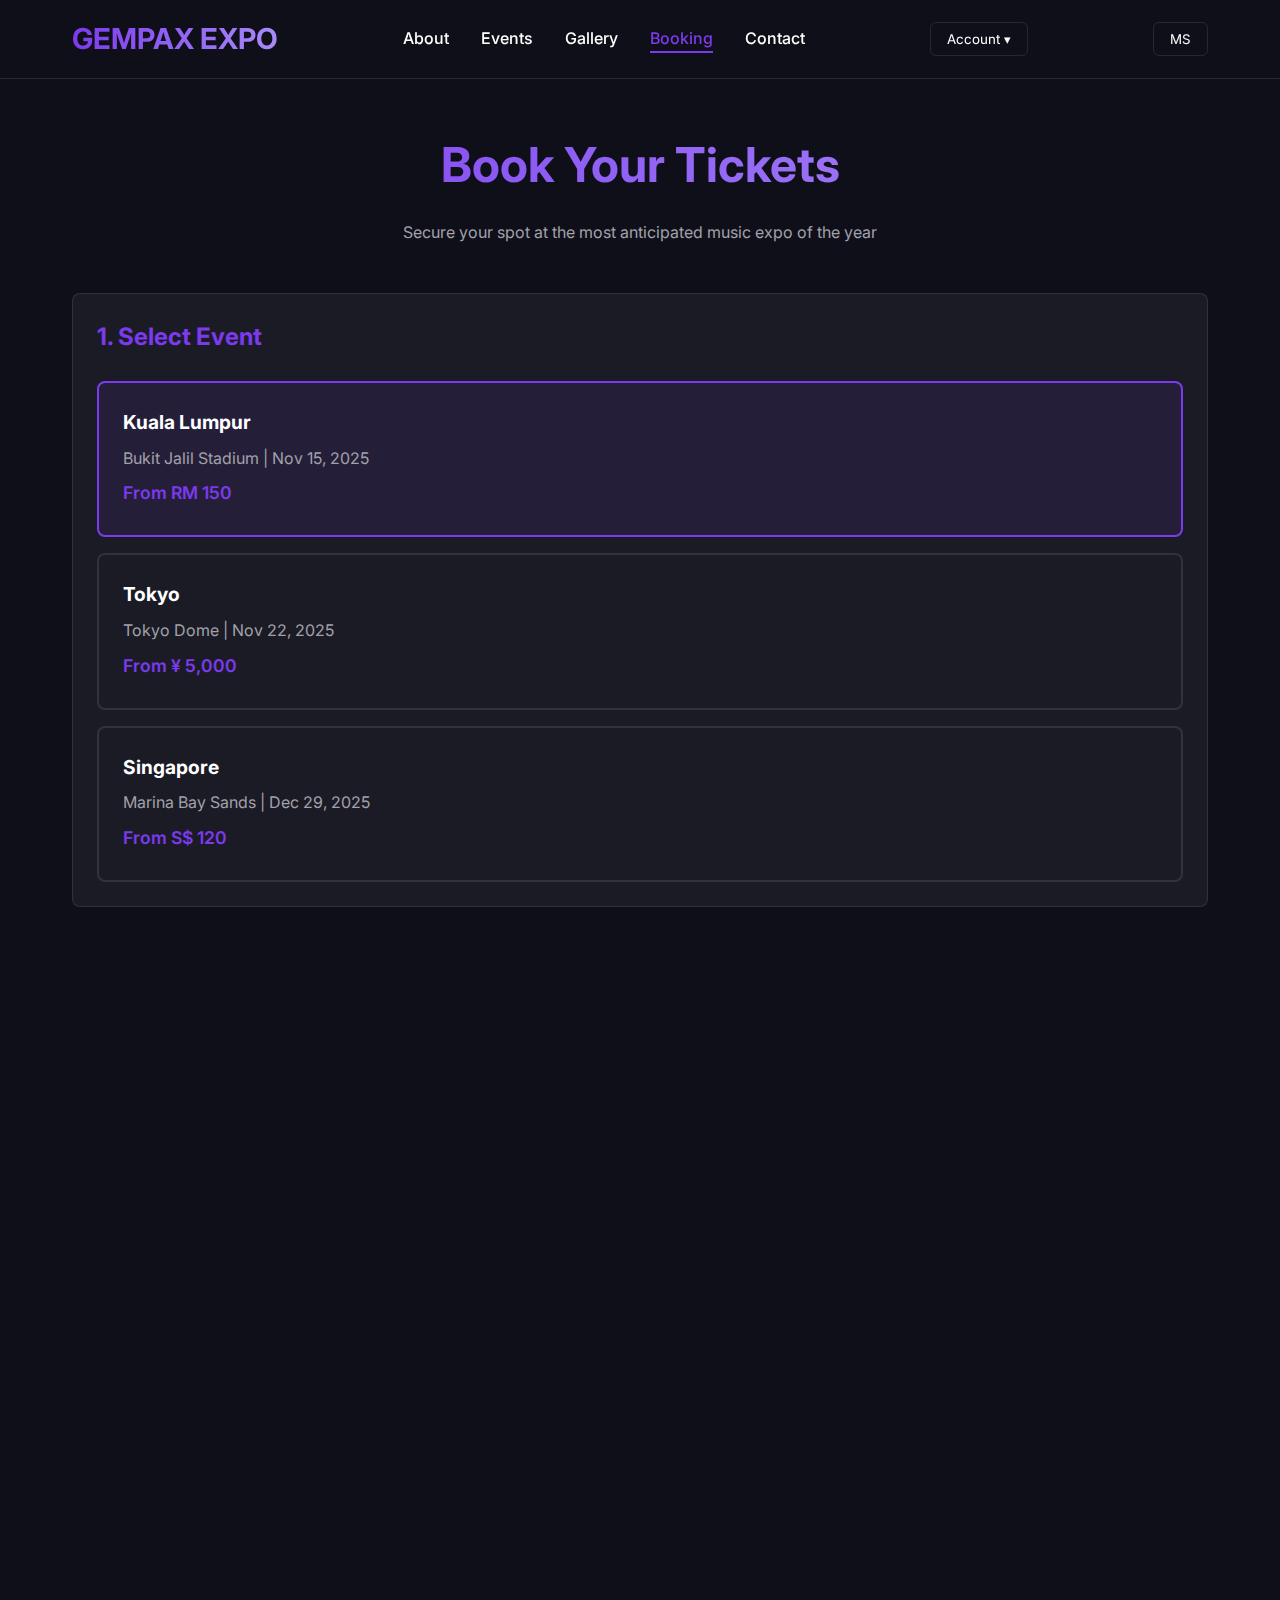
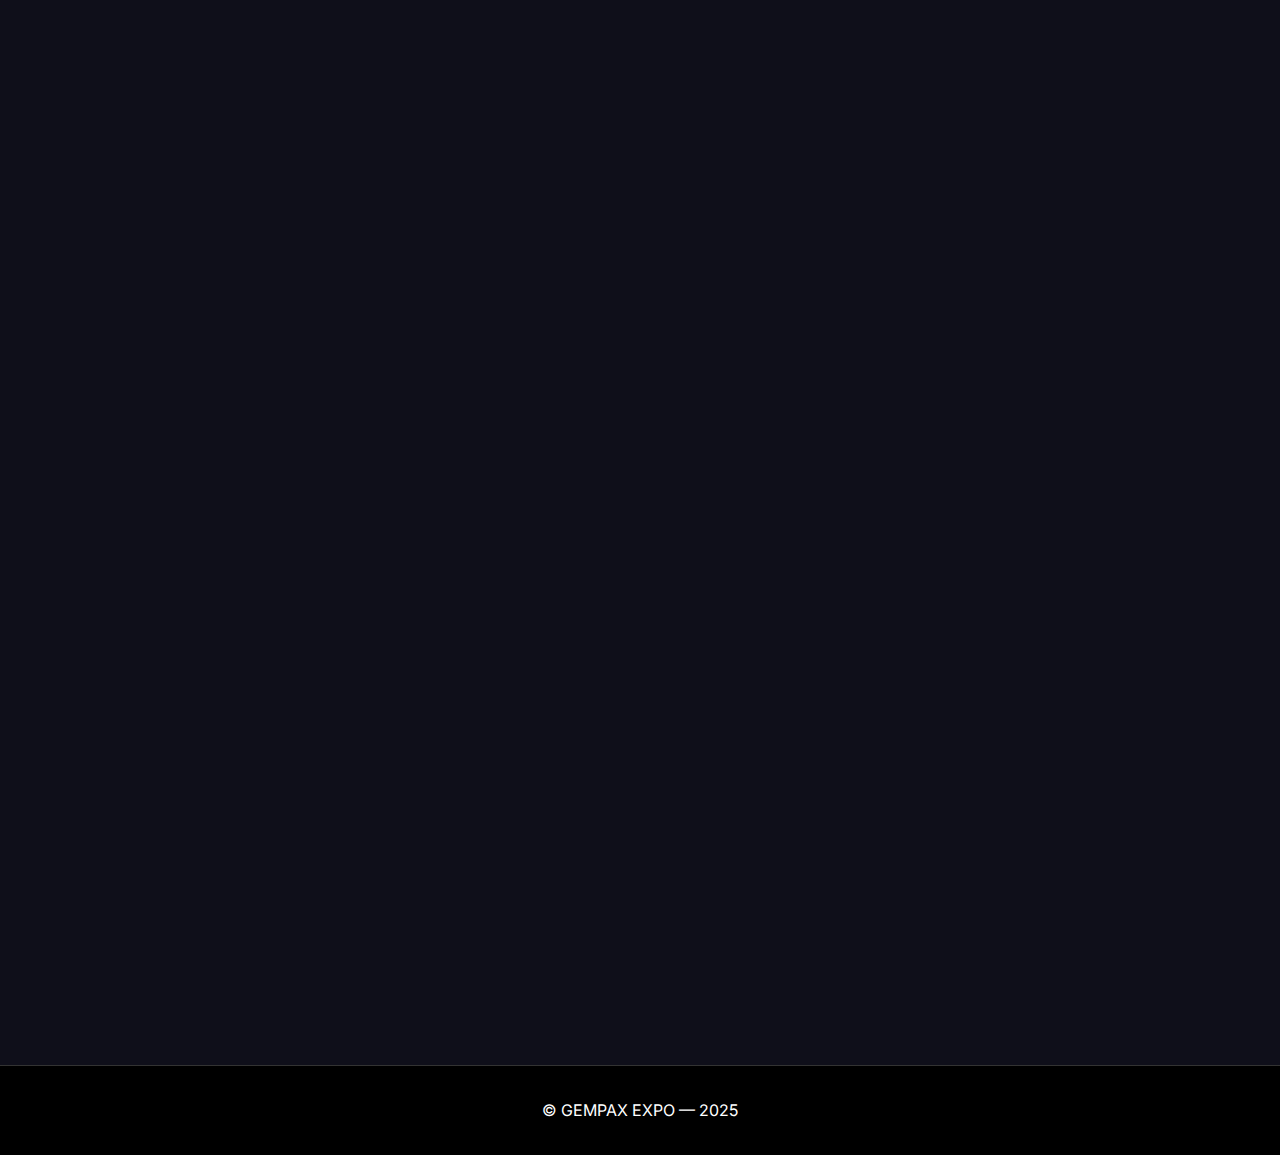
<file: booking.html>
<!DOCTYPE html>
<html lang="en">
<head>
    <meta charset="UTF-8">
    <meta name="viewport" content="width=device-width, initial-scale=1.0">
    <title>GEMPAX EXPO — Booking</title>
    <link href="https://fonts.googleapis.com/css2?family=Inter:wght@300;500;700&display=swap" rel="stylesheet">
    <link rel="stylesheet" href="https://cdnjs.cloudflare.com/ajax/libs/font-awesome/6.4.0/css/all.min.css">
    <link rel="stylesheet" href="styles.css">
</head>
<body>
    <!-- Header Section -->
    <header class="site-header">
        <div class="container header">
            <a class="logo" href="index.html">GEMPAX EXPO</a>
            <nav class="main-nav">
                <ul>
                    <li><a href="index.html#about">About</a></li>
                    <li><a href="events.html">Events</a></li>
                    <li><a href="gallery.html">Gallery</a></li>
                    <li><a href="booking.html" class="active">Booking</a></li>
                    <li><a href="contact.html">Contact</a></li>
                </ul>
            </nav>

            <div class="header-actions">
                <div class="dropdown">
                    <button class="dropbtn">Account ▾</button>
                    <div class="dropdown-content">
                        <a href="signin.html">Sign In</a>
                        <a href="signup.html">Sign Up</a>
                    </div>
                </div>  
            </div>

            <div class="language-switcher">
                <button class="lang-btn">EN</button>
            </div>
        </div>
    </header>

    <!-- Booking Section -->
    <section class="booking-section">
        <div class="container">
            <div class="booking-header" data-reveal>
                <h2>Book Your Tickets</h2>
                <p>Secure your spot at the most anticipated music expo of the year</p>
            </div>

            <div class="booking-step" data-reveal>
                <h3>1. Select Event</h3>
                <div class="event-selection">
                    <div class="event-option">
                        <input type="radio" id="event-kl" name="event" value="kl" checked>
                        <label for="event-kl">
                            <h4>Kuala Lumpur</h4>
                            <p>Bukit Jalil Stadium | Nov 15, 2025</p>
                            <p class="price">From RM 150</p>
                        </label>
                    </div>
                    <div class="event-option">
                        <input type="radio" id="event-tokyo" name="event" value="tokyo">
                        <label for="event-tokyo">
                            <h4>Tokyo</h4>
                            <p>Tokyo Dome | Nov 22, 2025</p>
                            <p class="price">From ¥ 5,000</p>
                        </label>
                    </div>
                    <div class="event-option">
                        <input type="radio" id="event-singapore" name="event" value="singapore">
                        <label for="event-singapore">
                            <h4>Singapore</h4>
                            <p>Marina Bay Sands | Dec 29, 2025</p>
                            <p class="price">From S$ 120</p>
                        </label>
                    </div>
                </div>
            </div>

            <div class="booking-step" data-reveal>
                <h3>2. Select Tickets</h3>
                <div class="ticket-selection">
    <div class="ticket-type">
        <div class="ticket-info">
            <h4>General Admission</h4>
            <p>Standard entry to the event</p>
        </div>
        <div class="ticket-controls">
            <div class="ticket-counter">
                <button type="button" class="counter-btn minus">-</button>
                <span class="count">0</span>
                <button type="button" class="counter-btn plus">+</button>
            </div>
            <div class="ticket-price">RM 150</div>
        </div>
    </div>
    
    <div class="ticket-type">
        <div class="ticket-info">
            <h4>VIP Package</h4>
            <p>Priority entry, VIP lounge access, and exclusive merchandise</p>
        </div>
        <div class="ticket-controls">
            <div class="ticket-counter">
                <button type="button" class="counter-btn minus">-</button>
                <span class="count">0</span>
                <button type="button" class="counter-btn plus">+</button>
            </div>
            <div class="ticket-price">RM 350</div>
        </div>
    </div>
    
    <div class="ticket-type">
        <div class="ticket-info">
            <h4>VVIP Experience</h4>
            <p>All VIP benefits plus meet & greet with artists</p>
        </div>
        <div class="ticket-controls">
            <div class="ticket-counter">
                <button type="button" class="counter-btn minus">-</button>
                <span class="count">0</span>
                <button type="button" class="counter-btn plus">+</button>
            </div>
            <div class="ticket-price">RM 550</div>
        </div>
    </div>
</div>
                
                <div class="total-price">
                    <h4>Total: RM <span id="total-amount">0</span></h4>
                </div>
            </div>

            <div class="booking-step" data-reveal>
                <h3>3. Personal Information</h3>
                <form class="booking-form">
                    <div class="form-row">
                        <div class="form-group">
                            <label for="first-name">First Name</label>
                            <input type="text" id="first-name" name="first-name" required>
                        </div>
                        <div class="form-group">
                            <label for="last-name">Last Name</label>
                            <input type="text" id="last-name" name="last-name" required>
                        </div>
                    </div>
                    <div class="form-group">
                        <label for="email">Email Address</label>
                        <input type="email" id="email" name="email" required>
                    </div>
                    <div class="form-group">
                        <label for="phone">Phone Number</label>
                        <input type="tel" id="phone" name="phone" required>
                    </div>
                </form>
            </div>

            <div class="booking-step" data-reveal>
                <h3>4. Payment Method</h3>
                <div class="payment-options">
                    <div class="payment-option">
                        <input type="radio" id="payment-card" name="payment" value="card" checked>
                        <label for="payment-card">
                            <i class="fas fa-credit-card"></i>
                            <span>Credit/Debit Card</span>
                        </label>
                    </div>
                    <div class="payment-option">
                        <input type="radio" id="payment-paypal" name="payment" value="paypal">
                        <label for="payment-paypal">
                            <i class="fab fa-paypal"></i>
                            <span>PayPal</span>
                        </label>
                    </div>
                    <div class="payment-option">
                        <input type="radio" id="payment-bank" name="payment" value="bank">
                        <label for="payment-bank">
                            <i class="fas fa-university"></i>
                            <span>Bank Transfer</span>
                        </label>
                    </div>
                </div>
                
                <div class="checkbox-group">
                    <input type="checkbox" id="terms" name="terms" required>
                    <label for="terms">I agree to the Terms & Conditions and Privacy Policy</label>
                </div>
            </div>

            <div class="booking-actions" data-reveal>
                <button class="btn btn-secondary">Back</button>
                <button class="btn" id="confirm-booking">Confirm Booking</button>
            </div>
        </div>
    </section>

    <!-- Footer -->
    <footer class="site-footer">
        <div class="container">
            <p>© GEMPAX EXPO — 2025</p>
        </div>
    </footer>

    <script src="script.js"></script>
</body>
</html>
</file>
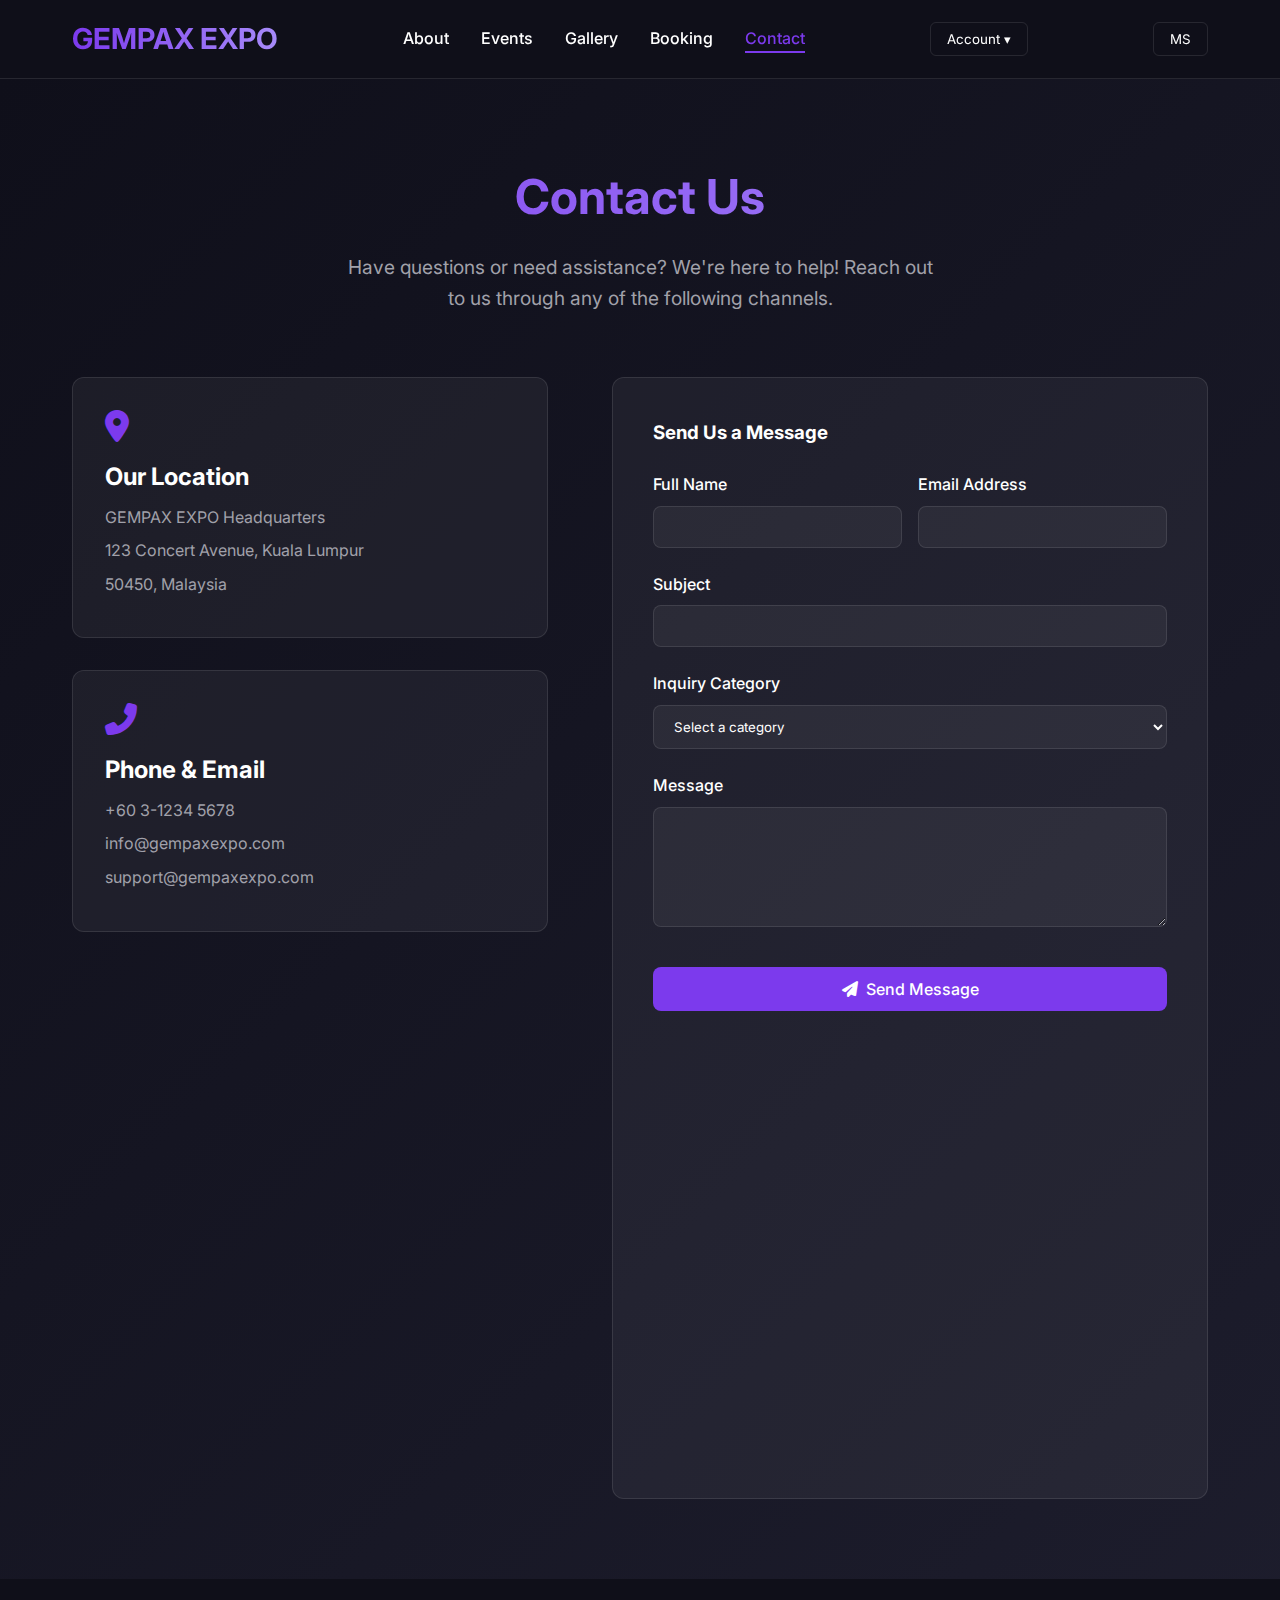
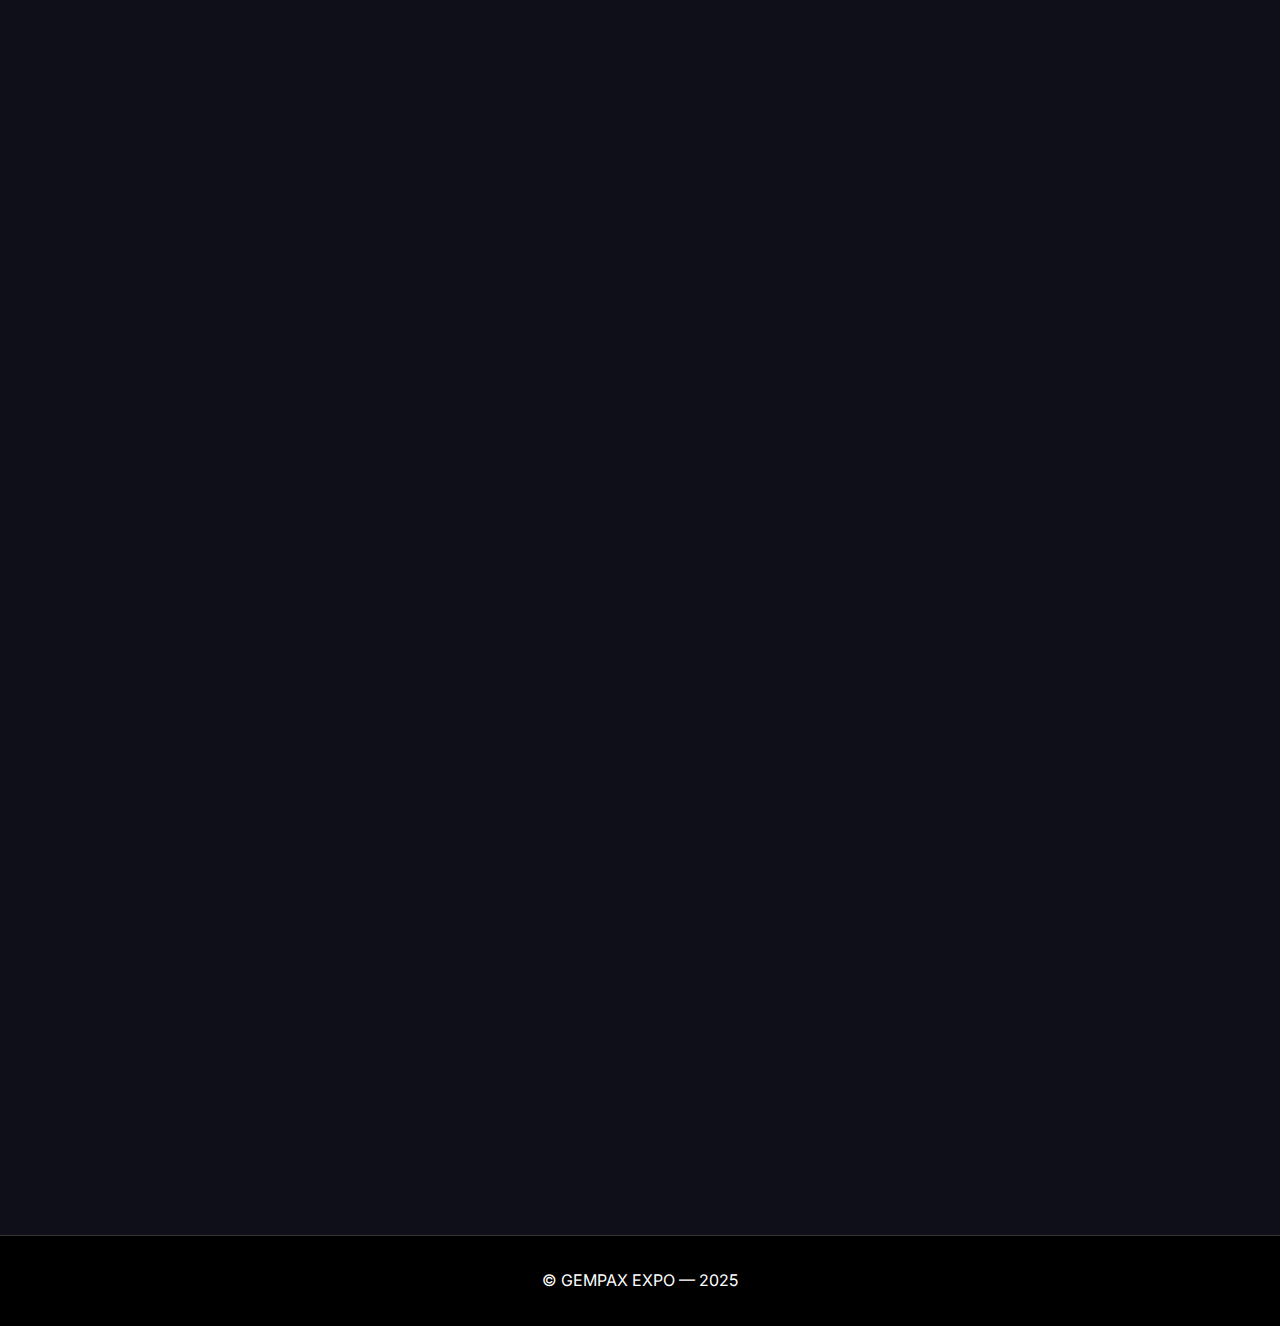
<file: contact.html>
<!DOCTYPE html>
<html lang="en">
<head>
    <meta charset="UTF-8">
    <meta name="viewport" content="width=device-width, initial-scale=1.0">
    <title>GEMPAX EXPO — Contact</title>
    <link href="https://fonts.googleapis.com/css2?family=Inter:wght@300;500;700&display=swap" rel="stylesheet">
    <link rel="stylesheet" href="https://cdnjs.cloudflare.com/ajax/libs/font-awesome/6.4.0/css/all.min.css">
    <link rel="stylesheet" href="styles.css">
</head>
<body>
    <!-- Header Section -->
    <header class="site-header">
        <div class="container header">
            <a class="logo" href="index.html">GEMPAX EXPO</a>
            <nav class="main-nav">
                <ul>
                    <li><a href="index.html#about">About</a></li>
                    <li><a href="events.html">Events</a></li>
                    <li><a href="gallery.html">Gallery</a></li>
                    <li><a href="booking.html">Booking</a></li>
                    <li><a href="contact.html" class="active">Contact</a></li>
                </ul>
            </nav>

            <div class="header-actions">
                <div class="dropdown">
                    <button class="dropbtn">Account ▾</button>
                    <div class="dropdown-content">
                        <a href="signin.html">Sign In</a>
                        <a href="signup.html">Sign Up</a>
                    </div>
                </div>  
            </div>
            
            <div class="language-switcher">
                <button class="lang-btn">EN</button>
            </div>
        </div>
    </header>

    <!-- Contact Section -->
    <section class="contact-section">
        <div class="contact-container">
            <div class="contact-header" data-reveal>
                <h2>Contact Us</h2>
                <p>Have questions or need assistance? We're here to help! Reach out to us through any of the following channels.</p>
            </div>
            
            <div class="contact-content">
                <!-- Contact Information -->
                <div class="contact-info">
                    <div class="info-card" data-reveal>
                        <i class="fas fa-map-marker-alt"></i>
                        <h3>Our Location</h3>
                        <p>GEMPAX EXPO Headquarters</p>
                        <p>123 Concert Avenue, Kuala Lumpur</p>
                        <p>50450, Malaysia</p>
                    </div>
                    
                    <div class="info-card" data-reveal>
                        <i class="fas fa-phone-alt"></i>
                        <h3>Phone & Email</h3>
                        <p>+60 3-1234 5678</p>
                        <p>info@gempaxexpo.com</p>
                        <p>support@gempaxexpo.com</p>
                    </div>
                    
                    <div class="info-card" data-reveal>
                        <i class="fas fa-clock"></i>
                        <h3>Office Hours</h3>
                        <p>Monday - Friday: 9:00 AM - 6:00 PM</p>
                        <p>Saturday: 10:00 AM - 4:00 PM</p>
                        <p>Sunday: Closed</p>
                    </div>
                    
                    <div class="info-card" data-reveal>
                        <i class="fas fa-share-alt"></i>
                        <h3>Follow Us</h3>
                        <p>Stay connected with GEMPAX EXPO</p>
                        <div class="social-links">
                            <a href="#" class="social-link"><i class="fab fa-facebook-f"></i></a>
                            <a href="#" class="social-link"><i class="fab fa-twitter"></i></a>
                            <a href="#" class="social-link"><i class="fab fa-instagram"></i></a>
                            <a href="#" class="social-link"><i class="fab fa-youtube"></i></a>
                        </div>
                    </div>
                </div>
                
                <!-- Contact Form -->
                <div class="contact-form-container" data-reveal>
                    <h3>Send Us a Message</h3>
                    <form id="contact-form" class="contact-form">
                        <div class="form-row">
                            <div class="form-group">
                                <label for="name">Full Name</label>
                                <input type="text" id="name" name="name" required>
                            </div>
                            <div class="form-group">
                                <label for="email">Email Address</label>
                                <input type="email" id="email" name="email" required>
                            </div>
                        </div>
                        
                        <div class="form-group">
                            <label for="subject">Subject</label>
                            <input type="text" id="subject" name="subject" required>
                        </div>
                        
                        <div class="form-group">
                            <label for="category">Inquiry Category</label>
                            <select id="category" name="category" required>
                                <option value="">Select a category</option>
                                <option value="tickets">Ticket Information</option>
                                <option value="events">Event Details</option>
                                <option value="partnership">Partnership</option>
                                <option value="technical">Technical Support</option>
                                <option value="other">Other</option>
                            </select>
                        </div>
                        
                        <div class="form-group">
                            <label for="message">Message</label>
                            <textarea id="message" name="message" rows="5" required></textarea>
                        </div>
                        
                        <button type="submit" class="submit-btn">
                            <i class="fas fa-paper-plane"></i> Send Message
                        </button>
                    </form>
                </div>
            </div>
        </div>
    </section>
    
    <!-- Map Section -->
    <section class="map-section">
        <div class="map-container">
            <div class="map-header" data-reveal>
                <h3>Find Us</h3>
                <p>Visit our headquarters or find us at upcoming events</p>
            </div>
            
            <div class="map-placeholder" data-reveal>
                <div class="map-content">
                    <i class="fas fa-map-marked-alt"></i>
                    <p>Interactive Map Location</p>
                    <p style="font-size: 0.9rem; margin-top: 0.5rem;">Kuala Lumpur, Malaysia</p>
                </div>
            </div>
        </div>
    </section>
    
    <!-- FAQ Section -->
    <section class="faq-section">
        <div class="faq-container">
            <div class="faq-header" data-reveal>
                <h3>Frequently Asked Questions</h3>
                <p>Quick answers to common questions about GEMPAX EXPO</p>
            </div>
            
            <div class="faq-list">
                <div class="faq-item" data-reveal>
                    <div class="faq-question">
                        <h4>How can I purchase tickets for GEMPAX EXPO?</h4>
                        <i class="fas fa-chevron-down faq-toggle"></i>
                    </div>
                    <div class="faq-answer">
                        <p>Tickets can be purchased through our official website on the Booking page. We offer various ticket tiers including General Admission, VIP, and VVIP packages. Early bird discounts are often available, so be sure to check our website regularly for updates.</p>
                    </div>
                </div>
                
                <div class="faq-item" data-reveal>
                    <div class="faq-question">
                        <h4>What is your refund policy?</h4>
                        <i class="fas fa-chevron-down faq-toggle"></i>
                    </div>
                    <div class="faq-answer">
                        <p>Refunds are available up to 30 days before the event date, minus a 10% processing fee. Within 30 days of the event, tickets are non-refundable but can be transferred to another person. In case of event cancellation, full refunds will be issued automatically.</p>
                    </div>
                </div>
                
                <div class="faq-item" data-reveal>
                    <div class="faq-question">
                        <h4>Do you offer group discounts?</h4>
                        <i class="fas fa-chevron-down faq-toggle"></i>
                    </div>
                    <div class="faq-answer">
                        <p>Yes! We offer special group rates for parties of 10 or more. Please contact our group sales department at groups@gempaxexpo.com for customized pricing and booking options. Educational and corporate groups are also eligible for special packages.</p>
                    </div>
                </div>
            </div>
        </div>
    </section>

    <!-- Footer -->
    <footer class="site-footer">
        <div class="container">
            <p>© GEMPAX EXPO — 2025</p>
        </div>
    </footer>

    <script src="script.js"></script>
</body>
</html>
</file>
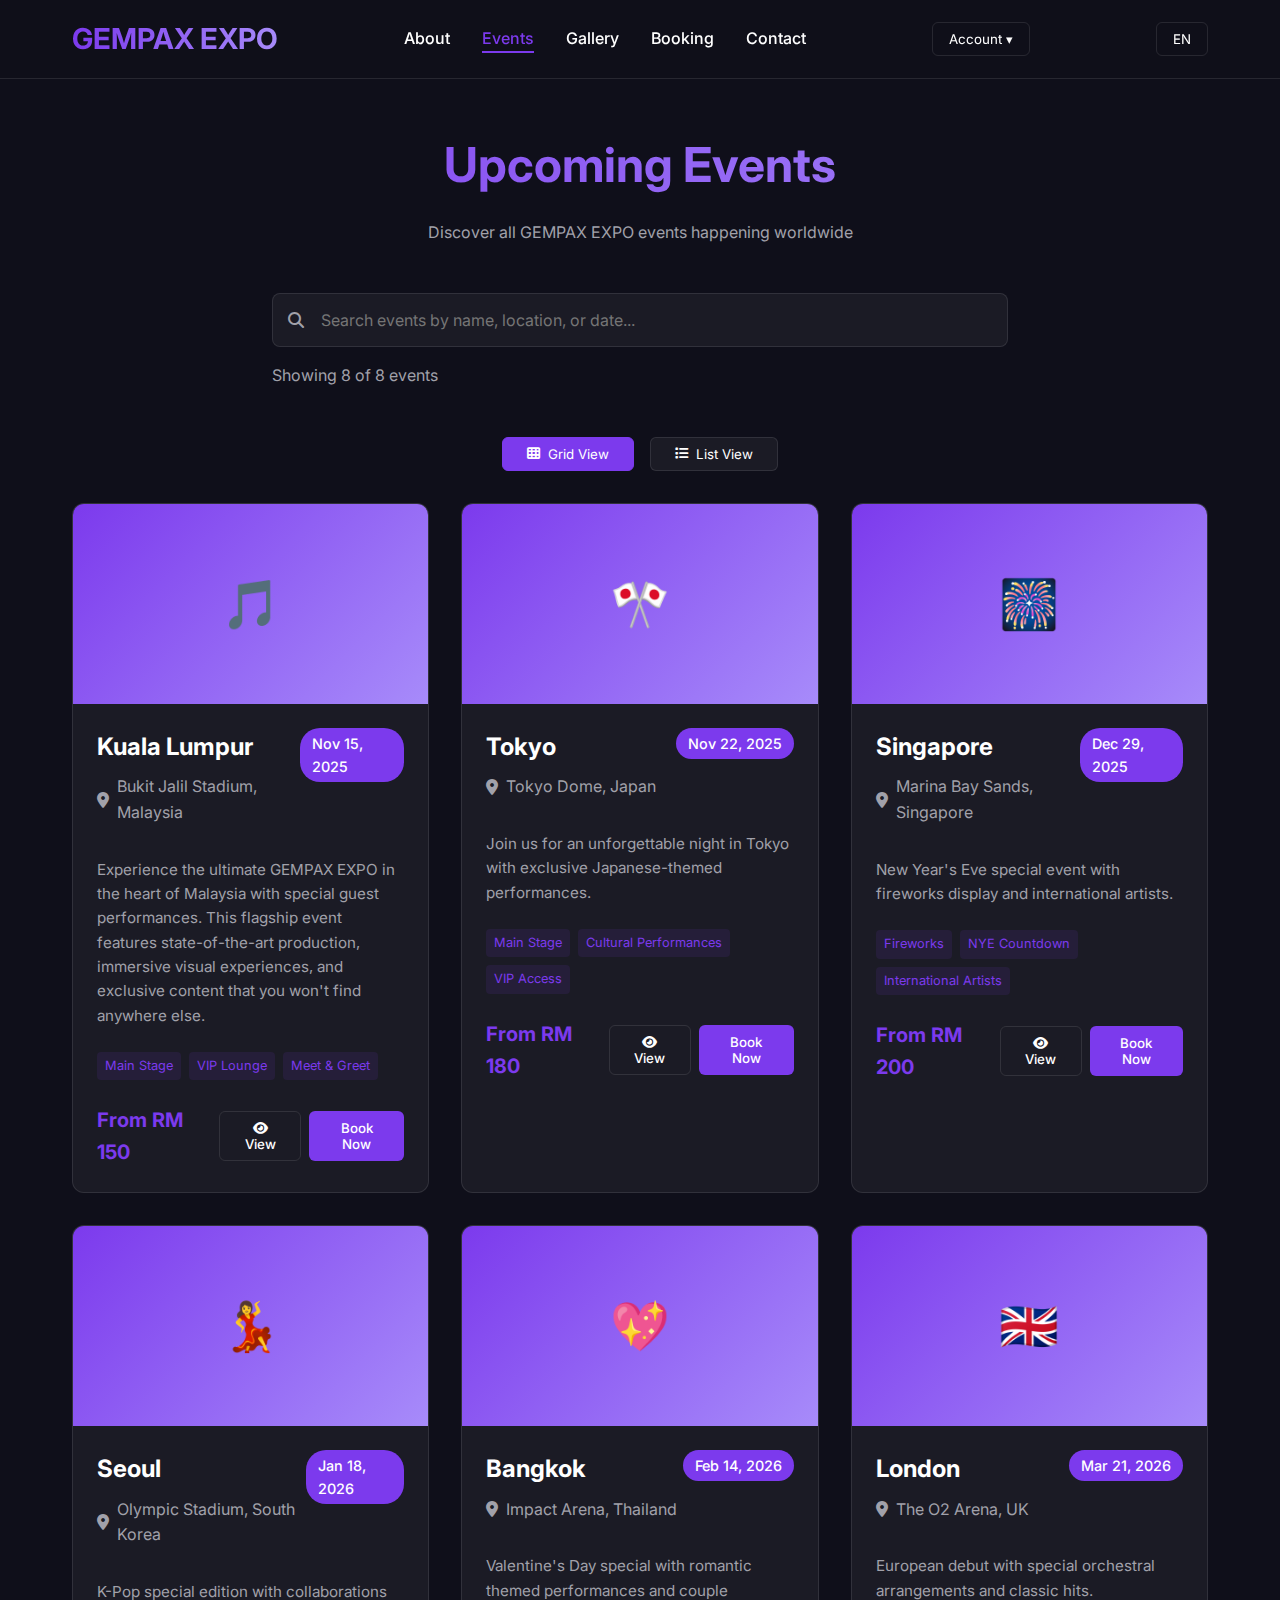
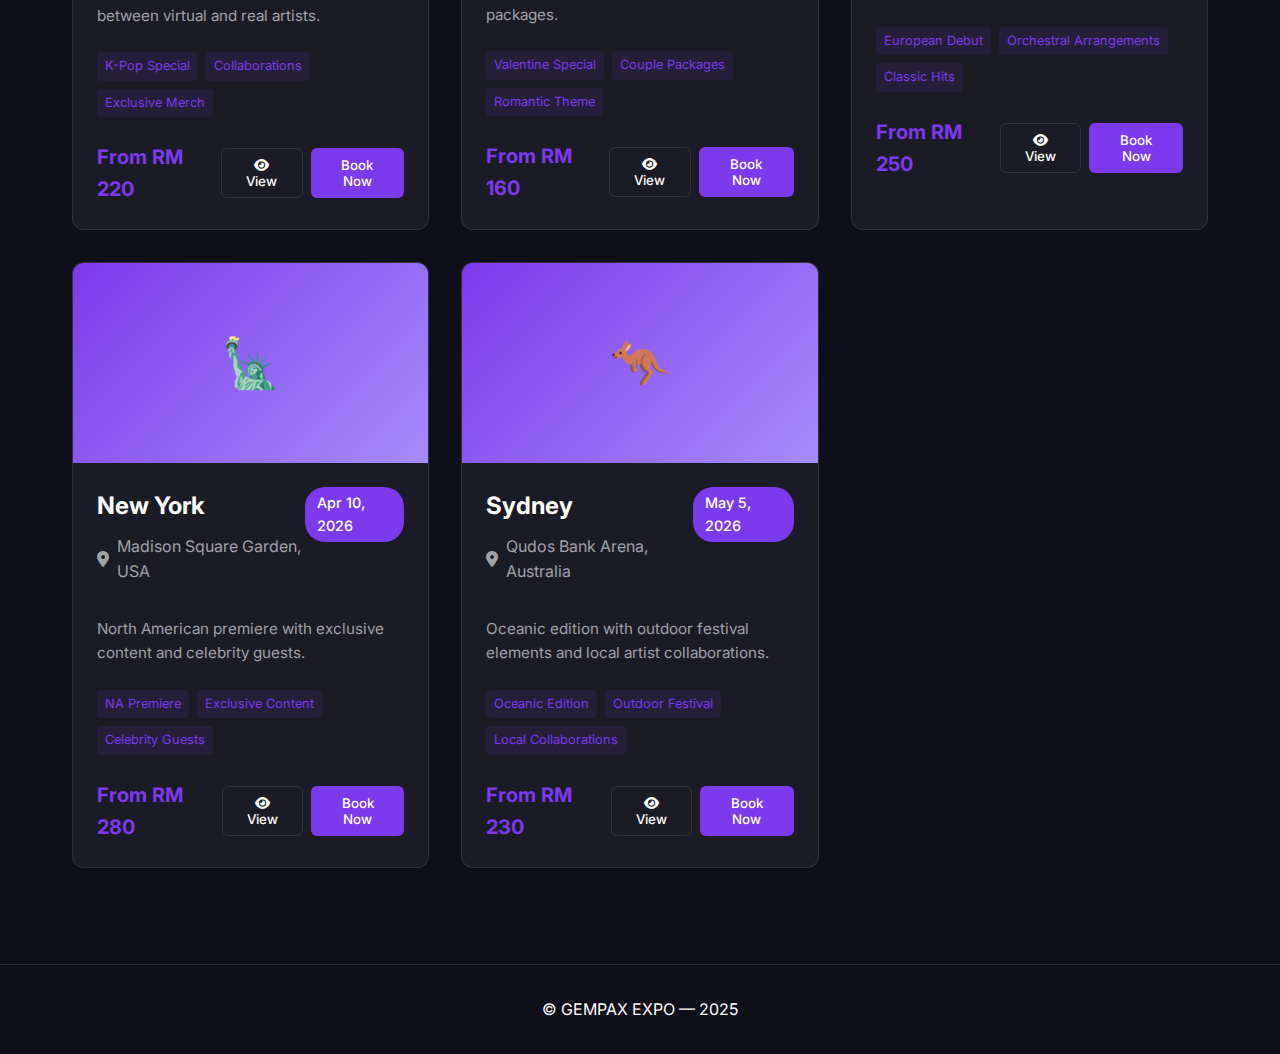
<file: events.html>
<!DOCTYPE html>
<html lang="en">
<head>
    <meta charset="UTF-8">
    <meta name="viewport" content="width=device-width, initial-scale=1.0">
    <title>GEMPAX EXPO — Events</title>
    <link href="https://fonts.googleapis.com/css2?family=Inter:wght@300;500;700&display=swap" rel="stylesheet">
    <link rel="stylesheet" href="https://cdnjs.cloudflare.com/ajax/libs/font-awesome/6.4.0/css/all.min.css">
    <style>
        :root {
            --primary-color: #0f0f1a;
            --accent-color: #7c3aed;
            --accent-hover: #6d28d9;
            --text-color: #ffffff;
            --text-muted: #a1a1aa;
            --card-bg: rgba(255, 255, 255, 0.05);
            --border-color: rgba(255, 255, 255, 0.1);
        }

        * {
            margin: 0;
            padding: 0;
            box-sizing: border-box;
        }

        body {
            font-family: 'Inter', sans-serif;
            background-color: var(--primary-color);
            color: var(--text-color);
            line-height: 1.6;
            min-height: 100vh;
        }

        /* Header Styles */
        .site-header {
            background: rgba(15, 15, 26, 0.9);
            backdrop-filter: blur(10px);
            padding: 1rem 0;
            position: sticky;
            top: 0;
            z-index: 1000;
            border-bottom: 1px solid var(--border-color);
        }

        .container {
            max-width: 1200px;
            margin: 0 auto;
            padding: 0 2rem;
        }

        .header {
            display: flex;
            justify-content: space-between;
            align-items: center;
        }

        .logo {
            font-size: 1.8rem;
            font-weight: 700;
            color: var(--text-color);
            text-decoration: none;
            background: linear-gradient(90deg, #7c3aed, #a78bfa);
            -webkit-background-clip: text;
            -webkit-text-fill-color: transparent;
        }

        .main-nav ul {
            display: flex;
            list-style: none;
            gap: 2rem;
        }

        .main-nav a {
            color: var(--text-color);
            text-decoration: none;
            font-weight: 500;
            transition: color 0.3s ease;
            position: relative;
        }

        .main-nav a:hover {
            color: var(--accent-color);
        }

        .main-nav a.active {
            color: var(--accent-color);
        }

        .main-nav a.active::after {
            content: '';
            position: absolute;
            bottom: -5px;
            left: 0;
            width: 100%;
            height: 2px;
            background: var(--accent-color);
        }

        .header-actions {
            display: flex;
            align-items: center;
            gap: 1rem;
        }

        .dropdown {
            position: relative;
            display: inline-block;
        }

        .dropbtn {
            background: transparent;
            color: var(--text-color);
            border: 1px solid var(--border-color);
            padding: 0.5rem 1rem;
            border-radius: 6px;
            cursor: pointer;
            font-family: 'Inter', sans-serif;
            transition: all 0.3s ease;
        }

        .dropbtn:hover {
            border-color: var(--accent-color);
            color: var(--accent-color);
        }

        .dropdown-content {
            display: none;
            position: absolute;
            right: 0;
            background: var(--card-bg);
            min-width: 160px;
            box-shadow: 0 8px 16px rgba(0,0,0,0.2);
            border-radius: 6px;
            z-index: 1;
            border: 1px solid var(--border-color);
            backdrop-filter: blur(10px);
        }

        .dropdown-content a {
            color: var(--text-color);
            padding: 0.75rem 1rem;
            text-decoration: none;
            display: block;
            transition: background 0.3s ease;
        }

        .dropdown-content a:hover {
            background: rgba(124, 58, 237, 0.1);
        }

        .dropdown:hover .dropdown-content {
            display: block;
        }

        .lang-btn {
            background: transparent;
            color: var(--text-color);
            border: 1px solid var(--border-color);
            padding: 0.5rem 1rem;
            border-radius: 6px;
            cursor: pointer;
            font-family: 'Inter', sans-serif;
            transition: all 0.3s ease;
        }

        .lang-btn:hover {
            border-color: var(--accent-color);
            color: var(--accent-color);
        }

        /* Events Section */
        .events-section {
            padding: 3rem 0;
        }

        .events-header {
            text-align: center;
            margin-bottom: 3rem;
        }

        .events-header h2 {
            font-size: 3rem;
            margin-bottom: 1rem;
            background: linear-gradient(90deg, #7c3aed, #a78bfa);
            -webkit-background-clip: text;
            -webkit-text-fill-color: transparent;
        }

        .events-header p {
            color: var(--text-muted);
            max-width: 600px;
            margin: 0 auto;
        }

        /* Search Section */
        .search-section {
            max-width: 800px;
            margin: 0 auto 3rem;
            padding: 0 2rem;
        }

        .search-container {
            position: relative;
        }

        .search-input {
            width: 100%;
            padding: 1rem 1rem 1rem 3rem;
            border: 1px solid var(--border-color);
            border-radius: 8px;
            background: var(--card-bg);
            color: var(--text-color);
            font-family: 'Inter', sans-serif;
            font-size: 1rem;
            transition: all 0.3s ease;
        }

        .search-input:focus {
            outline: none;
            border-color: var(--accent-color);
            box-shadow: 0 0 0 2px rgba(124, 58, 237, 0.2);
        }

        .search-icon {
            position: absolute;
            left: 1rem;
            top: 50%;
            transform: translateY(-50%);
            color: var(--text-muted);
        }

        .search-results {
            margin-top: 1rem;
            color: var(--text-muted);
        }

        /* View Controls */
        .view-controls {
            display: flex;
            justify-content: center;
            gap: 1rem;
            margin-bottom: 2rem;
        }

        .view-btn {
            background: var(--card-bg);
            color: var(--text-color);
            border: 1px solid var(--border-color);
            padding: 0.5rem 1.5rem;
            border-radius: 6px;
            cursor: pointer;
            font-family: 'Inter', sans-serif;
            transition: all 0.3s ease;
            display: flex;
            align-items: center;
            gap: 0.5rem;
        }

        .view-btn.active {
            background: var(--accent-color);
            border-color: var(--accent-color);
        }

        .view-btn:hover:not(.active) {
            border-color: var(--accent-color);
            color: var(--accent-color);
        }

        /* Events Grid */
        .events-grid {
            display: grid;
            grid-template-columns: repeat(auto-fill, minmax(300px, 1fr));
            gap: 2rem;
            padding: 0 2rem;
            max-width: 1200px;
            margin: 0 auto;
        }

        .events-list {
            display: flex;
            flex-direction: column;
            gap: 1rem;
            padding: 0 2rem;
            max-width: 1000px;
            margin: 0 auto;
        }

        .event-card {
            background: var(--card-bg);
            border-radius: 12px;
            overflow: hidden;
            border: 1px solid var(--border-color);
            transition: transform 0.3s ease, box-shadow 0.3s ease;
        }

        .event-card.grid-view {
            /* Grid view specific styles */
        }

        .event-card.list-view {
            display: flex;
            height: 200px;
        }

        .event-card:hover {
            transform: translateY(-5px);
            box-shadow: 0 10px 25px rgba(124, 58, 237, 0.2);
        }

        .event-image {
            height: 200px;
            background: linear-gradient(135deg, #7c3aed, #a78bfa);
            display: flex;
            align-items: center;
            justify-content: center;
            color: white;
            font-size: 3rem;
        }

        .list-view .event-image {
            width: 200px;
            height: 100%;
            flex-shrink: 0;
        }

        .event-content {
            padding: 1.5rem;
            flex-grow: 1;
        }

        .list-view .event-content {
            display: flex;
            flex-direction: column;
            justify-content: space-between;
        }

        .event-header {
            display: flex;
            justify-content: space-between;
            align-items: flex-start;
            margin-bottom: 1rem;
        }

        .list-view .event-header {
            margin-bottom: 0.5rem;
        }

        .event-title {
            font-size: 1.5rem;
            margin-bottom: 0.5rem;
        }

        .list-view .event-title {
            font-size: 1.25rem;
        }

        .event-date {
            background: var(--accent-color);
            color: white;
            padding: 0.25rem 0.75rem;
            border-radius: 20px;
            font-size: 0.9rem;
            font-weight: 500;
        }

        .event-location {
            color: var(--text-muted);
            margin-bottom: 1rem;
            display: flex;
            align-items: center;
            gap: 0.5rem;
        }

        .list-view .event-location {
            margin-bottom: 0.5rem;
        }

        .event-description {
            color: var(--text-muted);
            margin-bottom: 1.5rem;
            font-size: 0.95rem;
        }

        .list-view .event-description {
            margin-bottom: 0.5rem;
            display: -webkit-box;
            -webkit-line-clamp: 2;
            -webkit-box-orient: vertical;
            overflow: hidden;
        }

        .event-features {
            display: flex;
            flex-wrap: wrap;
            gap: 0.5rem;
            margin-bottom: 1.5rem;
        }

        .list-view .event-features {
            margin-bottom: 0.5rem;
        }

        .feature-tag {
            background: rgba(124, 58, 237, 0.1);
            color: var(--accent-color);
            padding: 0.25rem 0.5rem;
            border-radius: 4px;
            font-size: 0.8rem;
        }

        .event-footer {
            display: flex;
            justify-content: space-between;
            align-items: center;
        }

        .list-view .event-footer {
            margin-top: auto;
        }

        .event-price {
            font-size: 1.25rem;
            font-weight: 700;
            color: var(--accent-color);
        }

        .event-actions {
            display: flex;
            gap: 0.5rem;
        }

        .view-btn-small, .book-btn {
            padding: 0.5rem 1rem;
            border-radius: 6px;
            font-family: 'Inter', sans-serif;
            font-weight: 500;
            cursor: pointer;
            transition: all 0.3s ease;
            border: none;
        }

        .view-btn-small {
            background: transparent;
            color: var(--text-color);
            border: 1px solid var(--border-color);
        }

        .view-btn-small:hover {
            border-color: var(--accent-color);
            color: var(--accent-color);
        }

        .book-btn {
            background: var(--accent-color);
            color: white;
        }

        .book-btn:hover {
            background: var(--accent-hover);
            transform: translateY(-2px);
        }

        /* Event Detail Modal */
        .modal {
            display: none;
            position: fixed;
            top: 0;
            left: 0;
            width: 100%;
            height: 100%;
            background: rgba(0, 0, 0, 0.8);
            z-index: 2000;
            overflow-y: auto;
        }

        .modal-content {
            background: var(--primary-color);
            margin: 2rem auto;
            max-width: 800px;
            border-radius: 12px;
            overflow: hidden;
            border: 1px solid var(--border-color);
            animation: modalFadeIn 0.3s ease;
        }

        @keyframes modalFadeIn {
            from { opacity: 0; transform: translateY(-20px); }
            to { opacity: 1; transform: translateY(0); }
        }

        .modal-header {
            padding: 1.5rem;
            border-bottom: 1px solid var(--border-color);
            display: flex;
            justify-content: space-between;
            align-items: center;
        }

        .modal-title {
            font-size: 1.5rem;
            color: var(--accent-color);
        }

        .close-modal {
            background: none;
            border: none;
            color: var(--text-color);
            font-size: 1.5rem;
            cursor: pointer;
            transition: color 0.3s ease;
        }

        .close-modal:hover {
            color: var(--accent-color);
        }

        .modal-body {
            padding: 1.5rem;
        }

        .event-detail-header {
            display: flex;
            gap: 2rem;
            margin-bottom: 2rem;
        }

        .event-detail-image {
            width: 200px;
            height: 200px;
            background: linear-gradient(135deg, #7c3aed, #a78bfa);
            border-radius: 12px;
            display: flex;
            align-items: center;
            justify-content: center;
            color: white;
            font-size: 4rem;
            flex-shrink: 0;
        }

        .event-detail-info {
            flex-grow: 1;
        }

        .event-detail-title {
            font-size: 2rem;
            margin-bottom: 0.5rem;
        }

        .event-detail-meta {
            display: flex;
            gap: 1rem;
            margin-bottom: 1rem;
            color: var(--text-muted);
        }

        .event-detail-description {
            margin-bottom: 2rem;
            line-height: 1.7;
        }

        .event-detail-features {
            display: grid;
            grid-template-columns: repeat(auto-fit, minmax(200px, 1fr));
            gap: 1rem;
            margin-bottom: 2rem;
        }

        .feature-card {
            background: var(--card-bg);
            padding: 1rem;
            border-radius: 8px;
            border: 1px solid var(--border-color);
        }

        .feature-card i {
            color: var(--accent-color);
            margin-bottom: 0.5rem;
            font-size: 1.5rem;
        }

        .ticket-options {
            margin-bottom: 2rem;
        }

        .ticket-options h3 {
            margin-bottom: 1rem;
            color: var(--accent-color);
        }

        .ticket-type {
            display: flex;
            justify-content: space-between;
            align-items: center;
            padding: 1rem;
            border: 1px solid var(--border-color);
            border-radius: 8px;
            margin-bottom: 0.5rem;
        }

        .ticket-type:hover {
            border-color: var(--accent-color);
        }

        .ticket-info h4 {
            margin-bottom: 0.25rem;
        }

        .ticket-info p {
            color: var(--text-muted);
            font-size: 0.9rem;
        }

        .ticket-price {
            font-size: 1.25rem;
            font-weight: 700;
            color: var(--accent-color);
        }

        .modal-footer {
            padding: 1.5rem;
            border-top: 1px solid var(--border-color);
            display: flex;
            justify-content: flex-end;
            gap: 1rem;
        }

        /* No Results Message */
        .no-results {
            text-align: center;
            padding: 3rem;
            color: var(--text-muted);
            grid-column: 1 / -1;
        }

        .no-results i {
            font-size: 3rem;
            margin-bottom: 1rem;
            color: var(--text-muted);
        }

        /* Footer */
        .site-footer {
            background: rgba(15, 15, 26, 0.9);
            padding: 2rem 0;
            border-top: 1px solid var(--border-color);
            text-align: center;
            margin-top: 3rem;
        }

        /* Responsive Design */
        @media (max-width: 968px) {
            .events-grid {
                grid-template-columns: repeat(auto-fill, minmax(280px, 1fr));
            }
            
            .event-detail-header {
                flex-direction: column;
            }
            
            .event-detail-image {
                width: 100%;
                height: 150px;
            }
        }

        @media (max-width: 768px) {
            .header {
                flex-direction: column;
                gap: 1rem;
            }
            
            .main-nav ul {
                gap: 1rem;
            }
            
            .events-header h2 {
                font-size: 2.5rem;
            }
            
            .events-grid, .events-list {
                grid-template-columns: 1fr;
                padding: 0 1rem;
            }
            
            .event-card.list-view {
                flex-direction: column;
                height: auto;
            }
            
            .list-view .event-image {
                width: 100%;
                height: 150px;
            }
            
            .event-actions {
                flex-direction: column;
            }
            
            .view-btn-small, .book-btn {
                width: 100%;
            }
        }

        @media (max-width: 480px) {
            .container {
                padding: 0 1rem;
            }
            
            .event-header {
                flex-direction: column;
                gap: 0.5rem;
            }
            
            .event-footer {
                flex-direction: column;
                gap: 1rem;
            }
            
            .modal-content {
                margin: 1rem;
            }
        }
    </style>
</head>
<body>
    <!-- Header Section -->
    <header class="site-header">
        <div class="container header">
            <a class="logo" href="index.html">GEMPAX EXPO</a>
            <nav class="main-nav" id="mainNav">
                <ul>
                    <li><a href="index.html#about" data-i18n="nav.about">About</a></li>
                    <li><a href="events.html" class="active" data-i18n="nav.events">Events</a></li>
                    <li><a href="gallery.html" data-i18n="nav.gallery">Gallery</a></li>
                    <li><a href="booking.html" data-i18n="nav.booking">Booking</a></li>
                    <li><a href="contact.html" data-i18n="nav.contact">Contact</a></li>
                </ul>
            </nav>

            <div class="header-actions">
                <div class="dropdown">
                    <button class="dropbtn">Account ▾</button>
                    <div class="dropdown-content">
                        <a href="signin.html">Sign In</a>
                        <a href="signup.html">Sign Up</a>
                    </div>
                </div>  
            </div>

            <div class="language-switcher">
                <button class="lang-btn">EN</button>
            </div>
        </div>
    </header>

    <!-- Events Section -->
    <section class="events-section">
        <div class="events-header" data-reveal>
            <h2 data-i18n="events.title">Upcoming Events</h2>
            <p>Discover all GEMPAX EXPO events happening worldwide</p>
        </div>

        <!-- Search Section -->
        <div class="search-section" data-reveal>
            <div class="search-container">
                <i class="fas fa-search search-icon"></i>
                <input type="text" class="search-input" id="event-search" placeholder="Search events by name, location, or date...">
            </div>
            <div class="search-results">
                <span id="results-count">Showing all 8 events</span>
            </div>
        </div>

        <!-- View Controls -->
        <div class="view-controls" data-reveal>
            <button class="view-btn active" id="grid-view-btn">
                <i class="fas fa-th"></i> Grid View
            </button>
            <button class="view-btn" id="list-view-btn">
                <i class="fas fa-list"></i> List View
            </button>
        </div>

        <!-- Events Container -->
        <div class="events-grid" id="events-container">
            <!-- Event cards will be dynamically rendered by JavaScript -->
        </div>
    </section>

    <!-- Event Detail Modal -->
    <div class="modal" id="event-modal">
        <div class="modal-content">
            <div class="modal-header">
                <h3 class="modal-title">Event Details</h3>
                <button class="close-modal">&times;</button>
            </div>
            <div class="modal-body" id="modal-body">
                <!-- Modal content will be dynamically populated -->
            </div>
            <div class="modal-footer">
                <button class="view-btn-small" id="close-modal-btn">Close</button>
                <button class="book-btn" id="modal-book-btn">Book Tickets</button>
            </div>
        </div>
    </div>

    <!-- Footer -->
    <footer class="site-footer">
        <div class="container">
            <p data-i18n="footer">© GEMPAX EXPO — 2025</p>
        </div>
    </footer>

    <script>
        // Event data with all prices in MYR
        const events = [
            {
                id: 1,
                title: "Kuala Lumpur",
                date: "Nov 15, 2025",
                location: "Bukit Jalil Stadium, Malaysia",
                description: "Experience the ultimate GEMPAX EXPO in the heart of Malaysia with special guest performances. This flagship event features state-of-the-art production, immersive visual experiences, and exclusive content that you won't find anywhere else.",
                longDescription: "Join us for the flagship GEMPAX EXPO event in Kuala Lumpur! This spectacular show features cutting-edge technology, breathtaking visuals, and exclusive performances that will transport you to another world. With a runtime of over 3 hours, this immersive experience combines music, technology, and art in ways you've never seen before. Special guest appearances and surprise collaborations make this a must-see event for any music enthusiast.",
                price: "RM 150",
                features: ["Main Stage", "VIP Lounge", "Meet & Greet"],
                icon: "🎵",
                tickets: [
                    { type: "General Admission", price: "RM 150", description: "Standard entry to the event" },
                    { type: "VIP", price: "RM 350", description: "Priority entry, VIP lounge access, and exclusive merchandise" },
                    { type: "VVIP", price: "RM 550", description: "All VIP benefits plus meet & greet with artists" }
                ],
                details: {
                    duration: "3 hours",
                    ageRestriction: "All ages",
                    language: "Multilingual",
                    capacity: "50,000"
                }
            },
            {
                id: 2,
                title: "Tokyo",
                date: "Nov 22, 2025",
                location: "Tokyo Dome, Japan",
                description: "Join us for an unforgettable night in Tokyo with exclusive Japanese-themed performances.",
                longDescription: "Experience GEMPAX EXPO with a unique Japanese twist at the iconic Tokyo Dome. This special edition features collaborations with renowned Japanese artists, traditional cultural elements blended with cutting-edge technology, and exclusive content created specifically for this event. Don't miss this fusion of East and West that celebrates the best of both worlds.",
                price: "RM 180",
                features: ["Main Stage", "Cultural Performances", "VIP Access"],
                icon: "🎌",
                tickets: [
                    { type: "General Admission", price: "RM 180", description: "Standard entry to the event" },
                    { type: "VIP", price: "RM 380", description: "Priority entry and exclusive merchandise" },
                    { type: "Premium", price: "RM 580", description: "All VIP benefits plus special gift package" }
                ],
                details: {
                    duration: "3.5 hours",
                    ageRestriction: "All ages",
                    language: "Japanese & English",
                    capacity: "55,000"
                }
            },
            {
                id: 3,
                title: "Singapore",
                date: "Dec 29, 2025",
                location: "Marina Bay Sands, Singapore",
                description: "New Year's Eve special event with fireworks display and international artists.",
                longDescription: "Ring in the New Year with an spectacular GEMPAX EXPO celebration at Marina Bay Sands! This special NYE edition features extended runtime, countdown festivities, synchronized fireworks display, and special guest appearances from international artists. Be part of this unforgettable celebration that combines music, technology, and the magic of New Year's Eve in one of the world's most iconic locations.",
                price: "RM 200",
                features: ["Fireworks", "NYE Countdown", "International Artists"],
                icon: "🎆",
                tickets: [
                    { type: "General Admission", price: "RM 200", description: "Standard entry to the event" },
                    { type: "VIP", price: "RM 420", description: "Priority entry and premium viewing area" },
                    { type: "Premium", price: "RM 650", description: "All VIP benefits plus NYE gift package" }
                ],
                details: {
                    duration: "4 hours",
                    ageRestriction: "18+",
                    language: "English",
                    capacity: "20,000"
                }
            },
            {
                id: 4,
                title: "Seoul",
                date: "Jan 18, 2026",
                location: "Olympic Stadium, South Korea",
                description: "K-Pop special edition with collaborations between virtual and real artists.",
                longDescription: "Experience the ultimate fusion of K-Pop and virtual performance technology at the Seoul Olympic Stadium. This special edition features groundbreaking collaborations between top K-Pop artists and virtual performers, creating a unique concert experience that pushes the boundaries of live entertainment. Witness the future of music performance in this one-of-a-kind event that celebrates Korean culture and technological innovation.",
                price: "RM 220",
                features: ["K-Pop Special", "Collaborations", "Exclusive Merch"],
                icon: "💃",
                tickets: [
                    { type: "General Admission", price: "RM 220", description: "Standard entry to the event" },
                    { type: "VIP", price: "RM 450", description: "Priority entry and exclusive merchandise" },
                    { type: "Soundcheck", price: "RM 680", description: "All VIP benefits plus soundcheck access" }
                ],
                details: {
                    duration: "3 hours",
                    ageRestriction: "All ages",
                    language: "Korean & English",
                    capacity: "69,000"
                }
            },
            {
                id: 5,
                title: "Bangkok",
                date: "Feb 14, 2026",
                location: "Impact Arena, Thailand",
                description: "Valentine's Day special with romantic themed performances and couple packages.",
                longDescription: "Celebrate Valentine's Day with a romantic GEMPAX EXPO experience at Bangkok's Impact Arena. This special edition features love-themed performances, romantic visual sequences, and special couple packages that make it the perfect date night. Enjoy an evening of beautiful music, stunning visuals, and romantic ambiance in this unique Valentine's Day celebration that combines technology with romance.",
                price: "RM 160",
                features: ["Valentine Special", "Couple Packages", "Romantic Theme"],
                icon: "💖",
                tickets: [
                    { type: "General Admission", price: "RM 160", description: "Standard entry to the event" },
                    { type: "Couple Package", price: "RM 300", description: "Two tickets with special couple benefits" },
                    { type: "VIP Romance", price: "RM 500", description: "Premium seating and romantic gift package" }
                ],
                details: {
                    duration: "2.5 hours",
                    ageRestriction: "All ages",
                    language: "Thai & English",
                    capacity: "12,000"
                }
            },
            {
                id: 6,
                title: "London",
                date: "Mar 21, 2026",
                location: "The O2 Arena, UK",
                description: "European debut with special orchestral arrangements and classic hits.",
                longDescription: "Witness the European debut of GEMPAX EXPO at London's iconic O2 Arena. This special edition features breathtaking orchestral arrangements of fan-favorite songs, performed by a live orchestra alongside the virtual performances. Experience the magic of GEMPAX EXPO with a classical twist that adds depth and grandeur to the already spectacular show. This is a unique opportunity to see these songs in a completely new light.",
                price: "RM 250",
                features: ["European Debut", "Orchestral Arrangements", "Classic Hits"],
                icon: "🇬🇧",
                tickets: [
                    { type: "General Admission", price: "RM 250", description: "Standard entry to the event" },
                    { type: "VIP", price: "RM 500", description: "Priority entry and exclusive merchandise" },
                    { type: "Premium", price: "RM 750", description: "All VIP benefits plus commemorative program" }
                ],
                details: {
                    duration: "3 hours",
                    ageRestriction: "All ages",
                    language: "English",
                    capacity: "20,000"
                }
            },
            {
                id: 7,
                title: "New York",
                date: "Apr 10, 2026",
                location: "Madison Square Garden, USA",
                description: "North American premiere with exclusive content and celebrity guests.",
                longDescription: "Be among the first in North America to experience GEMPAX EXPO at the world-famous Madison Square Garden. This premiere event features exclusive content created specifically for the North American audience, surprise celebrity guest appearances, and a setlist that celebrates the global phenomenon. Don't miss this historic event that marks the beginning of GEMPAX EXPO's journey across the continent.",
                price: "RM 280",
                features: ["NA Premiere", "Exclusive Content", "Celebrity Guests"],
                icon: "🗽",
                tickets: [
                    { type: "General Admission", price: "RM 280", description: "Standard entry to the event" },
                    { type: "VIP", price: "RM 550", description: "Priority entry and exclusive merchandise" },
                    { type: "Platinum", price: "RM 850", description: "All VIP benefits plus premium seating" }
                ],
                details: {
                    duration: "3 hours",
                    ageRestriction: "All ages",
                    language: "English",
                    capacity: "20,000"
                }
            },
            {
                id: 8,
                title: "Sydney",
                date: "May 5, 2026",
                location: "Qudos Bank Arena, Australia",
                description: "Oceanic edition with outdoor festival elements and local artist collaborations.",
                longDescription: "Experience GEMPAX EXPO with an Australian twist at Sydney's Qudos Bank Arena. This Oceanic edition incorporates outdoor festival elements, collaborations with acclaimed Australian artists, and visual themes inspired by Australia's stunning landscapes. From the outback to the coast, this unique edition celebrates Australian culture while delivering the spectacular GEMPAX EXPO experience that fans know and love.",
                price: "RM 230",
                features: ["Oceanic Edition", "Outdoor Festival", "Local Collaborations"],
                icon: "🦘",
                tickets: [
                    { type: "General Admission", price: "RM 230", description: "Standard entry to the event" },
                    { type: "VIP", price: "RM 480", description: "Priority entry and exclusive merchandise" },
                    { type: "Premium", price: "RM 720", description: "All VIP benefits plus outdoor experience access" }
                ],
                details: {
                    duration: "3 hours",
                    ageRestriction: "All ages",
                    language: "English",
                    capacity: "21,000"
                }
            }
        ];

        // Initialize the page
        document.addEventListener('DOMContentLoaded', function() {
            let currentView = 'grid';
            let currentEvents = [...events];
            
            renderEvents(currentEvents, currentView);
            
            // Search functionality
            const searchInput = document.getElementById('event-search');
            searchInput.addEventListener('input', function() {
                const searchTerm = this.value.toLowerCase();
                filterEvents(searchTerm, currentView);
            });
            
            // View toggle functionality
            document.getElementById('grid-view-btn').addEventListener('click', function() {
                setActiveView('grid');
                renderEvents(currentEvents, 'grid');
            });
            
            document.getElementById('list-view-btn').addEventListener('click', function() {
                setActiveView('list');
                renderEvents(currentEvents, 'list');
            });
            
            // Modal functionality
            const modal = document.getElementById('event-modal');
            const closeModalBtn = document.querySelector('.close-modal');
            const closeModalBtn2 = document.getElementById('close-modal-btn');
            const modalBookBtn = document.getElementById('modal-book-btn');
            
            closeModalBtn.addEventListener('click', closeModal);
            closeModalBtn2.addEventListener('click', closeModal);
            modalBookBtn.addEventListener('click', function() {
                const eventId = this.getAttribute('data-event-id');
                bookEvent(eventId);
            });
            
            // Close modal when clicking outside
            window.addEventListener('click', function(event) {
                if (event.target === modal) {
                    closeModal();
                }
            });
        });

        // Set active view
        function setActiveView(view) {
            const gridBtn = document.getElementById('grid-view-btn');
            const listBtn = document.getElementById('list-view-btn');
            
            if (view === 'grid') {
                gridBtn.classList.add('active');
                listBtn.classList.remove('active');
            } else {
                gridBtn.classList.remove('active');
                listBtn.classList.add('active');
            }
        }

        // Render events to the page
        function renderEvents(eventsToRender, view) {
            const container = document.getElementById('events-container');
            const resultsCount = document.getElementById('results-count');
            
            // Clear previous classes
            container.className = view === 'grid' ? 'events-grid' : 'events-list';
            
            if (eventsToRender.length === 0) {
                container.innerHTML = `
                    <div class="no-results">
                        <i class="fas fa-search"></i>
                        <h3>No events found</h3>
                        <p>Try adjusting your search terms or browse all events</p>
                    </div>
                `;
                resultsCount.textContent = `No events found`;
                return;
            }
            
            container.innerHTML = eventsToRender.map(event => `
                <div class="event-card ${view}-view" data-reveal>
                    <div class="event-image">
                        ${event.icon}
                    </div>
                    <div class="event-content">
                        <div class="event-header">
                            <div>
                                <h3 class="event-title">${event.title}</h3>
                                <div class="event-location">
                                    <i class="fas fa-map-marker-alt"></i>
                                    ${event.location}
                                </div>
                            </div>
                            <div class="event-date">${event.date}</div>
                        </div>
                        <p class="event-description">${event.description}</p>
                        <div class="event-features">
                            ${event.features.map(feature => `
                                <span class="feature-tag">${feature}</span>
                            `).join('')}
                        </div>
                        <div class="event-footer">
                            <div class="event-price">From ${event.price}</div>
                            <div class="event-actions">
                                <button class="view-btn-small" onclick="viewEvent(${event.id})">
                                    <i class="fas fa-eye"></i> View
                                </button>
                                <button class="book-btn" onclick="bookEvent(${event.id})">Book Now</button>
                            </div>
                        </div>
                    </div>
                </div>
            `).join('');
            
            resultsCount.textContent = `Showing ${eventsToRender.length} of ${events.length} events`;
        }

        // Filter events based on search term
        function filterEvents(searchTerm, view) {
            if (!searchTerm) {
                renderEvents(events, view);
                return;
            }
            
            const filteredEvents = events.filter(event => {
                return (
                    event.title.toLowerCase().includes(searchTerm) ||
                    event.location.toLowerCase().includes(searchTerm) ||
                    event.date.toLowerCase().includes(searchTerm) ||
                    event.description.toLowerCase().includes(searchTerm) ||
                    event.features.some(feature => 
                        feature.toLowerCase().includes(searchTerm)
                    )
                );
            });
            
            renderEvents(filteredEvents, view);
        }

        // View event details
        function viewEvent(eventId) {
            const event = events.find(e => e.id === eventId);
            if (!event) return;
            
            const modalBody = document.getElementById('modal-body');
            const modalBookBtn = document.getElementById('modal-book-btn');
            
            modalBody.innerHTML = `
                <div class="event-detail-header">
                    <div class="event-detail-image">
                        ${event.icon}
                    </div>
                    <div class="event-detail-info">
                        <h2 class="event-detail-title">${event.title}</h2>
                        <div class="event-detail-meta">
                            <span><i class="fas fa-calendar"></i> ${event.date}</span>
                            <span><i class="fas fa-map-marker-alt"></i> ${event.location}</span>
                        </div>
                        <p class="event-detail-description">${event.longDescription}</p>
                    </div>
                </div>
                
                <div class="event-detail-features">
                    <div class="feature-card">
                        <i class="fas fa-clock"></i>
                        <h4>Duration</h4>
                        <p>${event.details.duration}</p>
                    </div>
                    <div class="feature-card">
                        <i class="fas fa-user"></i>
                        <h4>Age Restriction</h4>
                        <p>${event.details.ageRestriction}</p>
                    </div>
                    <div class="feature-card">
                        <i class="fas fa-language"></i>
                        <h4>Language</h4>
                        <p>${event.details.language}</p>
                    </div>
                    <div class="feature-card">
                        <i class="fas fa-users"></i>
                        <h4>Capacity</h4>
                        <p>${event.details.capacity}</p>
                    </div>
                </div>
                
                <div class="ticket-options">
                    <h3>Ticket Options</h3>
                    ${event.tickets.map(ticket => `
                        <div class="ticket-type">
                            <div class="ticket-info">
                                <h4>${ticket.type}</h4>
                                <p>${ticket.description}</p>
                            </div>
                            <div class="ticket-price">${ticket.price}</div>
                        </div>
                    `).join('')}
                </div>
            `;
            
            modalBookBtn.setAttribute('data-event-id', eventId);
            document.getElementById('event-modal').style.display = 'block';
        }

        // Close modal
        function closeModal() {
            document.getElementById('event-modal').style.display = 'none';
        }

        // Book event function - redirects to booking page
        function bookEvent(eventId) {
            // Redirect to booking page with event ID as parameter
            window.location.href = `booking.html?event=${eventId}`;
        }

        // Scroll reveal animation
        const revealElements = document.querySelectorAll('[data-reveal]');
        const revealOptions = {
            root: null,
            rootMargin: '0px',
            threshold: 0.1
        };
        
        const revealObserver = new IntersectionObserver((entries, observer) => {
            entries.forEach(entry => {
                if (entry.isIntersecting) {
                    entry.target.classList.add('revealed');
                    observer.unobserve(entry.target);
                }
            });
        }, revealOptions);
        
        revealElements.forEach(element => {
            revealObserver.observe(element);
        });
    </script>
</body>
</html>
</file>
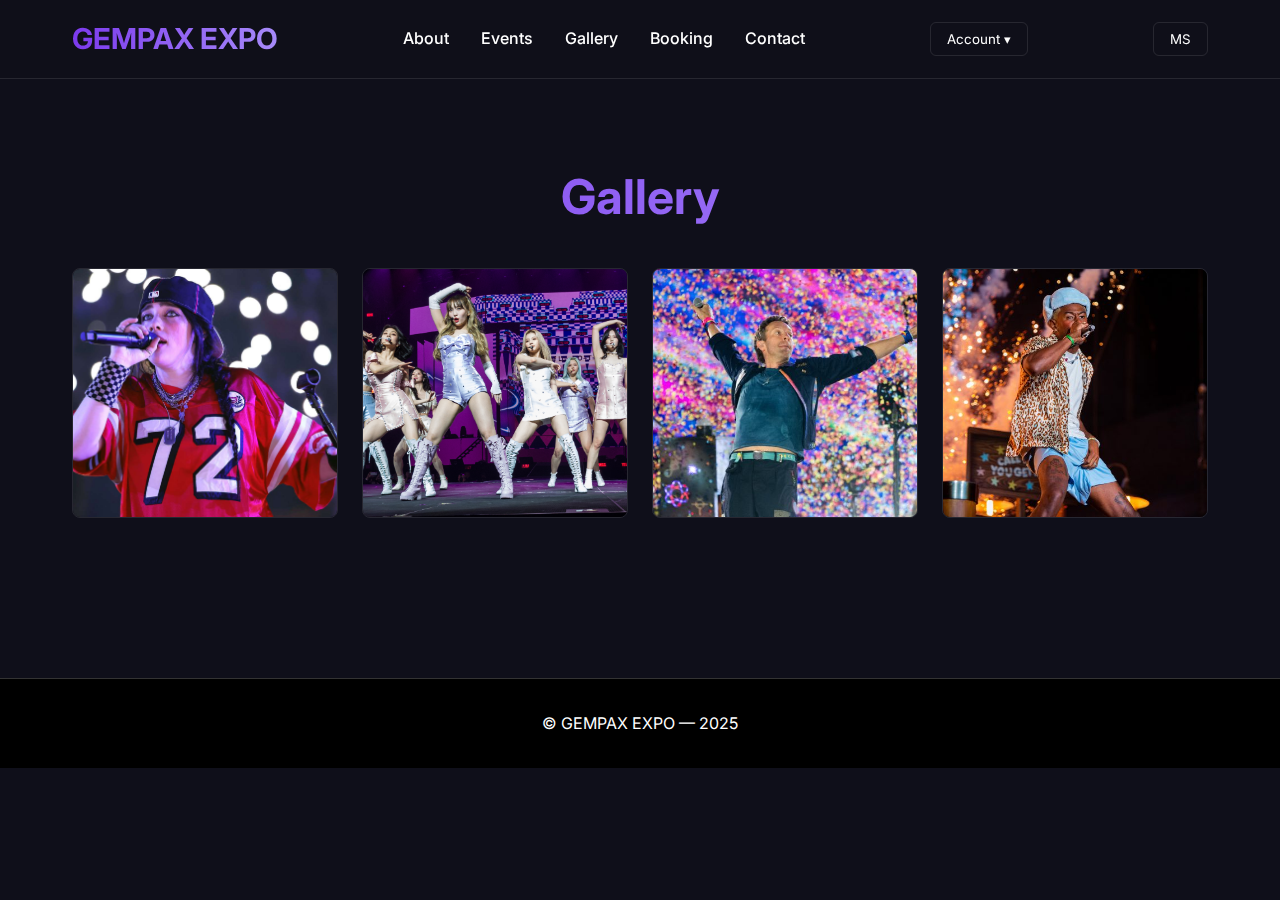
<file: gallery.html>
<!DOCTYPE html>
<html lang="en">
<head>
    <meta charset="UTF-8">
    <meta name="viewport" content="width=device-width, initial-scale=1.0">
    <title>GEMPAX EXPO — Gallery</title>
     <link href="https://fonts.googleapis.com/css2?family=Inter:wght@300;500;700&display=swap" rel="stylesheet">
    <link rel="stylesheet" href="styles.css">
</head>
<body>
    <!-- Header Section -->
    <header class="site-header">
        <div class="container header">
            <a class="logo" href="index.html">GEMPAX EXPO</a>
            <nav class="main-nav">
                <ul>
                    <li><a href="index.html#about" data-i18n="nav.about">About</a></li>
                    <li><a href="events.html" data-i18n="nav.events">Events</a></li>
                    <li><a href="gallery.html" data-i18n="nav.gallery">Gallery</a></li>
                    <li><a href="booking.html" data-i18n="nav.booking">Booking</a></li>
                    <li><a href="contact.html" data-i18n="nav.contact">Contact</a></li>
                 </ul>
            </nav>

            <div class="header-actions">
                <div class="dropdown">
                    <button class="dropbtn">Account ▾</button>
                    <div class="dropdown-content">
                        <a href="signin.html">Sign In</a>
                        <a href="signup.html">Sign Up</a>
                    </div>
                </div>  
            </div>

            <div class="language-switcher">
                <button class="lang-btn">EN</button>
            </div>
        </div>
    </header>

    <!-- Gallery Section -->
    <section id="gallery" class="container-section">
        <h2 data-i18n="gallery.title" data-reveal>Gallery</h2>
        <div class="gallery-grid">
            <img class="thumb" src="gallery1.jpg" alt="Gallery Image 1" loading="lazy" data-reveal>
            <img class="thumb" src="gallery2.jpg" alt="Gallery Image 2" loading="lazy" data-reveal>
            <img class="thumb" src="gallery3.jpg" alt="Gallery Image 3" loading="lazy" data-reveal>
            <img class="thumb" src="gallery4.jpg" alt="Gallery Image 4" loading="lazy" data-reveal>
        </div>

        <!-- Lightbox Modal -->
        <div id="lightbox" class="lightbox">
            <span class="close">&times;</span>
            <img class="lightbox-content" id="lightbox-img">
        </div>
    </section>

    <!-- Footer -->
    <footer class="site-footer">
        <div class="container">
            <p data-i18n="footer">© GEMPAX EXPO — 2025</p>
        </div>
    </footer>

    <div class="modal" id="gallery-modal" aria-hidden="true"></div>
    <script src="script.js"></script>
</body>
</html>
</file>
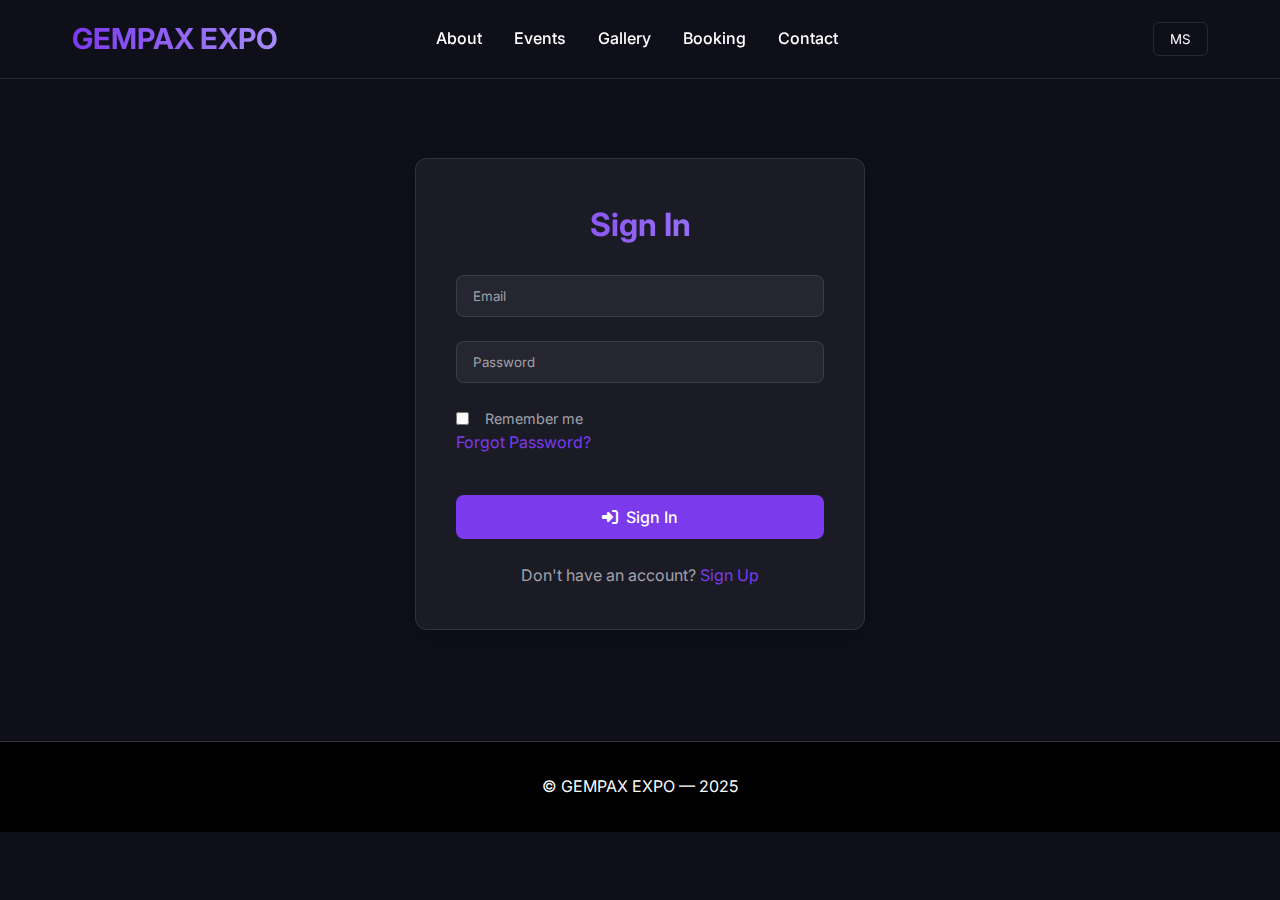
<file: signin.html>
<!DOCTYPE html>
<html lang="en">
<head>
  <meta charset="UTF-8">
  <meta name="viewport" content="width=device-width, initial-scale=1.0">
  <title>Sign In - GEMPAX EXPO</title>
  <link href="https://fonts.googleapis.com/css2?family=Inter:wght@300;500;700&display=swap" rel="stylesheet">
  <link rel="stylesheet" href="https://cdnjs.cloudflare.com/ajax/libs/font-awesome/6.4.0/css/all.min.css">
  <link rel="stylesheet" href="styles.css">
</head>
<body>
    <!-- Header Section -->
    <header class="site-header">
        <div class="container header">
            <a class="logo" href="index.html">GEMPAX EXPO</a>
            <nav class="main-nav">
                <ul>
                    <li><a href="index.html#about" data-i18n="nav.about">About</a></li>
                    <li><a href="events.html" data-i18n="nav.events">Events</a></li>
                    <li><a href="gallery.html" data-i18n="nav.gallery">Gallery</a></li>
                    <li><a href="booking.html" data-i18n="nav.booking">Booking</a></li>
                    <li><a href="contact.html" data-i18n="nav.contact">Contact</a></li>
                 </ul>
            </nav>
            <div class="header-actions"></div>
            <div class="language-switcher">
                <button class="lang-btn">EN</button>
            </div>
        </div>
    </header>

    <!-- Sign In Form -->
    <div class="page-wrapper" data-reveal>
        <div class="form-container">
            <h2>Sign In</h2>
            <form id="signin-form" method="post">
                <div class="form-group">
                    <input type="email" id="email" placeholder="Email" required>
                </div>
                <div class="form-group">
                    <input type="password" id="password" placeholder="Password" required>
                    
                </div>
                <div class="form-options">
                    <label class="checkbox-label">
                        <input type="checkbox" id="remember" name="remember">
                        <span class="checkmark"></span>
                        Remember me
                    </label>
                    <a href="#" class="forgot-link">Forgot Password?</a>
                </div>
                <button type="submit" class="submit-btn">
                    <i class="fas fa-sign-in-alt"></i>
                    Sign In
                </button>
            </form>
            <p>Don't have an account? <a href="signup.html">Sign Up</a></p>
        </div>
    </div>

    <!-- Footer -->
    <footer class="site-footer">
        <div class="container">
            <p data-i18n="footer">© GEMPAX EXPO — 2025</p>
        </div>
    </footer>

    <script src="script.js"></script>
    <script>
        // Sign In functionality
        document.addEventListener('DOMContentLoaded', function() {
            const signinForm = document.getElementById('signin-form');
            const togglePassword = document.getElementById('toggle-password');
            const passwordInput = document.getElementById('password');
            
            // Toggle password visibility
            if (togglePassword && passwordInput) {
                togglePassword.addEventListener('click', function() {
                    const type = passwordInput.getAttribute('type') === 'password' ? 'text' : 'password';
                    passwordInput.setAttribute('type', type);
                    this.innerHTML = type === 'password' ? '<i class="fas fa-eye"></i>' : '<i class="fas fa-eye-slash"></i>';
                });
            }
            
            // Form submission
            if (signinForm) {
                signinForm.addEventListener('submit', function(e) {
                    e.preventDefault();
                    
                    const email = document.getElementById('email').value;
                    const password = document.getElementById('password').value;
                    const remember = document.getElementById('remember').checked;
                    
                    // Basic validation
                    if (!email || !password) {
                        showMessage('Please fill in all fields.', 'error');
                        return;
                    }
                    
                    // Email validation
                    const emailRegex = /^[^\s@]+@[^\s@]+\.[^\s@]+$/;
                    if (!emailRegex.test(email)) {
                        showMessage('Please enter a valid email address.', 'error');
                        return;
                    }
                    
                    // Simulate sign in process
                    const submitBtn = signinForm.querySelector('.submit-btn');
                    const originalText = submitBtn.innerHTML;
                    
                    // Show loading state
                    submitBtn.innerHTML = '<i class="fas fa-spinner fa-spin"></i> Signing In...';
                    submitBtn.disabled = true;
                    
                    // Simulate API call
                    setTimeout(() => {
                        // For demo purposes, accept any email/password
                        // In real application, you would validate against a database
                        
                        // Store user session
                        if (remember) {
                            localStorage.setItem('userEmail', email);
                            localStorage.setItem('rememberMe', 'true');
                        } else {
                            sessionStorage.setItem('userEmail', email);
                        }
                        
                        localStorage.setItem('isLoggedIn', 'true');
                        
                        showMessage('Successfully signed in! Redirecting...', 'success');
                        
                        // Redirect to home page after successful sign in
                        setTimeout(() => {
                            window.location.href = 'index.html';
                        }, 1500);
                        
                    }, 2000);
                });
            }
            
            // Check if user was remembered
            const rememberedEmail = localStorage.getItem('userEmail');
            if (rememberedEmail && localStorage.getItem('rememberMe') === 'true') {
                document.getElementById('email').value = rememberedEmail;
                document.getElementById('remember').checked = true;
            }
            
            // Forgot password link
            const forgotLink = document.querySelector('.forgot-link');
            if (forgotLink) {
                forgotLink.addEventListener('click', function(e) {
                    e.preventDefault();
                    const email = prompt('Please enter your email address to reset your password:');
                    if (email) {
                        // Simulate password reset request
                        showMessage('Password reset instructions have been sent to your email.', 'success');
                    }
                });
            }
            
            // Helper function to show messages
            function showMessage(message, type) {
                // Remove existing messages
                const existingMessage = document.querySelector('.form-message');
                if (existingMessage) {
                    existingMessage.remove();
                }
                
                // Create new message
                const messageDiv = document.createElement('div');
                messageDiv.className = `form-message ${type}`;
                messageDiv.innerHTML = `
                    <i class="fas fa-${type === 'success' ? 'check-circle' : 'exclamation-circle'}"></i>
                    ${message}
                `;
                
                // Insert before the form
                signinForm.parentNode.insertBefore(messageDiv, signinForm);
                
                // Auto remove after 5 seconds
                setTimeout(() => {
                    if (messageDiv.parentNode) {
                        messageDiv.remove();
                    }
                }, 5000);
            }
        });
    </script>
</body>
</html>
</file>
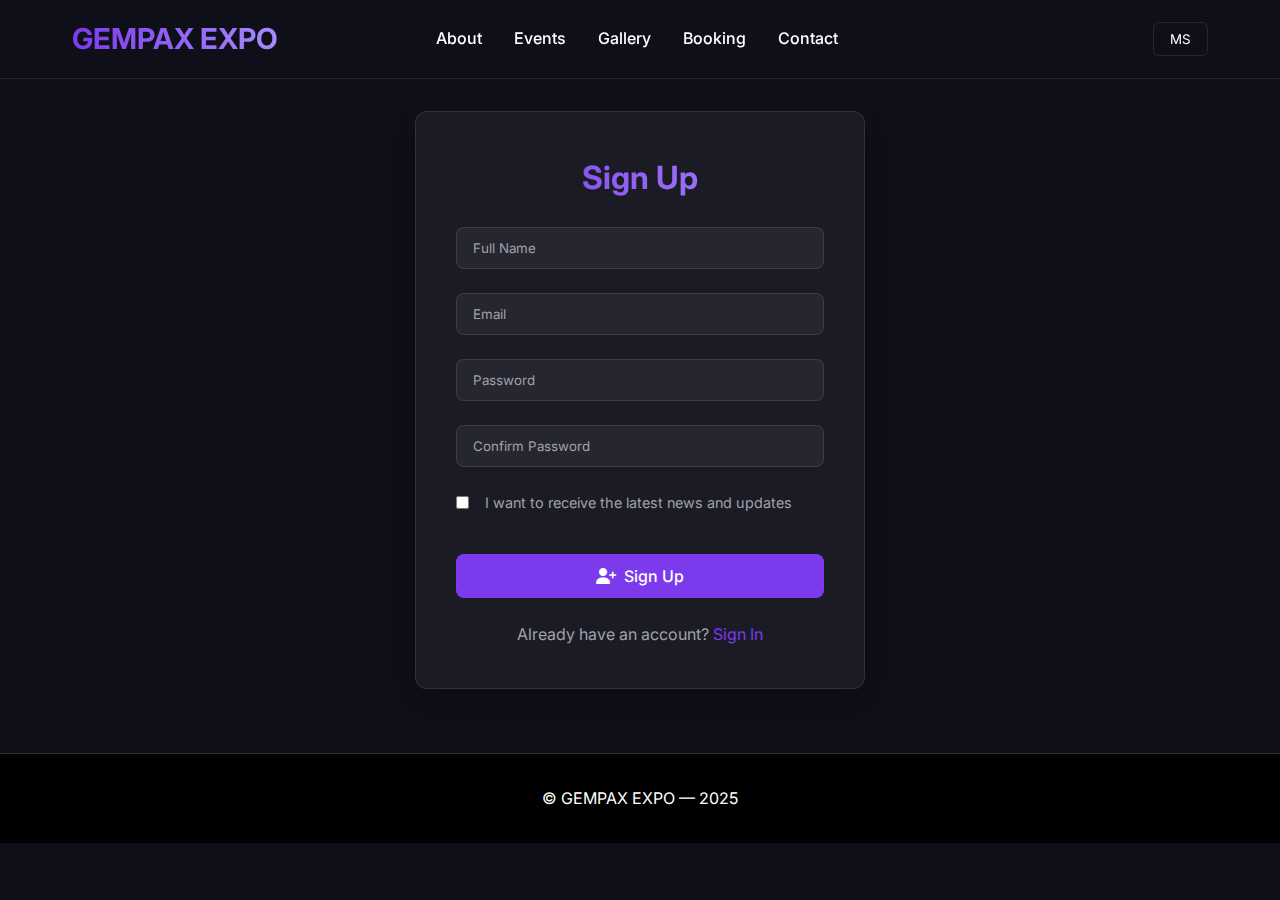
<file: signup.html>
<!DOCTYPE html>
<html lang="en">
<head>
  <meta charset="UTF-8">
  <meta name="viewport" content="width=device-width, initial-scale=1.0">
  <title>Sign Up - GEMPAX EXPO</title>
  <link href="https://fonts.googleapis.com/css2?family=Inter:wght@300;500;700&display=swap" rel="stylesheet">
  <link rel="stylesheet" href="https://cdnjs.cloudflare.com/ajax/libs/font-awesome/6.4.0/css/all.min.css">
  <link rel="stylesheet" href="styles.css">
</head>
<body>
    <!-- Header Section -->
    <header class="site-header">
        <div class="container header">
            <a class="logo" href="index.html">GEMPAX EXPO</a>
            <nav class="main-nav">
                <ul>
                    <li><a href="index.html#about" data-i18n="nav.about">About</a></li>
                    <li><a href="events.html" data-i18n="nav.events">Events</a></li>
                    <li><a href="gallery.html" data-i18n="nav.gallery">Gallery</a></li>
                    <li><a href="booking.html" data-i18n="nav.booking">Booking</a></li>
                    <li><a href="contact.html" data-i18n="nav.contact">Contact</a></li>
                 </ul>
            </nav>
            <div class="header-actions"></div>
            <div class="language-switcher">
                <button class="lang-btn">EN</button>
            </div>
        </div>
    </header>

    <!-- Sign Up Form -->
    <div class="page-wrapper" data-reveal>
        <div class="form-container">
            <h2>Sign Up</h2>
            <form id="signup-form" method="post">
                <div class="form-group">
                    <input type="text" id="fullname" placeholder="Full Name" required>
                </div>
                <div class="form-group">
                    <input type="email" id="email" placeholder="Email" required>
                </div>
                <div class="form-group">
                    <input type="password" id="password" placeholder="Password" required>
                </div>
                <div class="form-group">
                    <input type="password" id="confirm-password" placeholder="Confirm Password" required>
                </div>
                <div class="form-options">
                    <label class="checkbox-label">
                        <input type="checkbox" id="newsletter" name="newsletter">
                        <span class="checkmark"></span>
                        I want to receive the latest news and updates
                    </label>
                </div>
                <button type="submit" class="submit-btn">
                    <i class="fas fa-user-plus"></i>
                    Sign Up
                </button>
            </form>
            <p>Already have an account? <a href="signin.html">Sign In</a></p>
        </div>
    </div>

    <!-- Footer -->
    <footer class="site-footer">
        <div class="container">
            <p data-i18n="footer">© GEMPAX EXPO — 2025</p>
        </div>
    </footer>

    <script src="script.js"></script>
    <script>
        // Sign Up functionality
        document.addEventListener('DOMContentLoaded', function() {
            const signupForm = document.getElementById('signup-form');
            const togglePassword = document.getElementById('toggle-password');
            const toggleConfirmPassword = document.getElementById('toggle-confirm-password');
            const passwordInput = document.getElementById('password');
            const confirmPasswordInput = document.getElementById('confirm-password');
            
            // Toggle password visibility
            function setupPasswordToggle(toggleBtn, inputField) {
                if (toggleBtn && inputField) {
                    toggleBtn.addEventListener('click', function() {
                        const type = inputField.getAttribute('type') === 'password' ? 'text' : 'password';
                        inputField.setAttribute('type', type);
                        this.innerHTML = type === 'password' ? '<i class="fas fa-eye"></i>' : '<i class="fas fa-eye-slash"></i>';
                    });
                }
            }
            
            setupPasswordToggle(togglePassword, passwordInput);
            setupPasswordToggle(toggleConfirmPassword, confirmPasswordInput);
            
            // Form submission
            if (signupForm) {
                signupForm.addEventListener('submit', function(e) {
                    e.preventDefault();
                    
                    const fullname = document.getElementById('fullname').value;
                    const email = document.getElementById('email').value;
                    const password = document.getElementById('password').value;
                    const confirmPassword = document.getElementById('confirm-password').value;
                    const newsletter = document.getElementById('newsletter').checked;
                    
                    // Basic validation
                    if (!fullname || !email || !password || !confirmPassword) {
                        showMessage('Please fill in all fields.', 'error');
                        return;
                    }
                    
                    // Email validation
                    const emailRegex = /^[^\s@]+@[^\s@]+\.[^\s@]+$/;
                    if (!emailRegex.test(email)) {
                        showMessage('Please enter a valid email address.', 'error');
                        return;
                    }
                    
                    // Password validation
                    if (password.length < 6) {
                        showMessage('Password must be at least 6 characters long.', 'error');
                        return;
                    }
                    
                    // Confirm password validation
                    if (password !== confirmPassword) {
                        showMessage('Passwords do not match.', 'error');
                        return;
                    }
                    
                    // Simulate sign up process
                    const submitBtn = signupForm.querySelector('.submit-btn');
                    const originalText = submitBtn.innerHTML;
                    
                    // Show loading state
                    submitBtn.innerHTML = '<i class="fas fa-spinner fa-spin"></i> Creating Account...';
                    submitBtn.disabled = true;
                    
                    // Simulate API call
                    setTimeout(() => {
                        // Store user data (in real app, this would go to a database)
                        const userData = {
                            fullname: fullname,
                            email: email,
                            newsletter: newsletter,
                            createdAt: new Date().toISOString()
                        };
                        
                        localStorage.setItem('userData', JSON.stringify(userData));
                        localStorage.setItem('isLoggedIn', 'true');
                        
                        showMessage('Account created successfully! Redirecting to homepage...', 'success');
                        
                        // Redirect to index.html after successful sign up
                        setTimeout(() => {
                            window.location.href = 'index.html';
                        }, 2000);
                        
                    }, 2000);
                });
            }
            
            // Helper function to show messages
            function showMessage(message, type) {
                // Remove existing messages
                const existingMessage = document.querySelector('.form-message');
                if (existingMessage) {
                    existingMessage.remove();
                }
                
                // Create new message
                const messageDiv = document.createElement('div');
                messageDiv.className = `form-message ${type}`;
                messageDiv.innerHTML = `
                    <i class="fas fa-${type === 'success' ? 'check-circle' : 'exclamation-circle'}"></i>
                    ${message}
                `;
                
                // Insert before the form
                signupForm.parentNode.insertBefore(messageDiv, signupForm);
                
                // Auto remove after 5 seconds
                setTimeout(() => {
                    if (messageDiv.parentNode) {
                        messageDiv.remove();
                    }
                }, 5000);
            }
        });
    </script>
</body>
</html>
</file>
<file: styles.css>
/* styles.css - COMPREHENSIVE FIXED VERSION */
:root {
    --primary-color: #0f0f1a;
    --accent-color: #7c3aed;
    --accent-hover: #6d28d9;
    --text-color: #ffffff;
    --text-muted: #a1a1aa;
    --card-bg: rgba(255, 255, 255, 0.05);
    --border-color: rgba(255, 255, 255, 0.1);
}

* {
    margin: 0;
    padding: 0;
    box-sizing: border-box;
}

body {
    font-family: 'Inter', sans-serif;
    background-color: var(--primary-color);
    color: var(--text-color);
    line-height: 1.6;
    min-height: 100vh;
    overflow-x: hidden;
}

/* Header Styles - FIXED */
.site-header {
    background: rgba(15, 15, 26, 0.9);
    backdrop-filter: blur(10px);
    padding: 1rem 0;
    position: sticky;
    top: 0;
    z-index: 1000;
    border-bottom: 1px solid var(--border-color);
}

.container {
    max-width: 1200px;
    margin: 0 auto;
    padding: 0 2rem;
}

.header, .nav-container {
    display: flex;
    justify-content: space-between;
    align-items: center;
}

.logo {
    font-size: 1.8rem;
    font-weight: 700;
    color: var(--text-color);
    text-decoration: none;
    background: linear-gradient(90deg, #7c3aed, #a78bfa);
    -webkit-background-clip: text;
    -webkit-text-fill-color: transparent;
    background-clip: text;
}

.main-nav ul {
    display: flex;
    list-style: none;
    gap: 2rem;
}

.main-nav a {
    color: var(--text-color);
    text-decoration: none;
    font-weight: 500;
    transition: color 0.3s ease;
    position: relative;
}

.main-nav a:hover {
    color: var(--accent-color);
}

.main-nav a.active {
    color: var(--accent-color);
}

.main-nav a.active::after {
    content: '';
    position: absolute;
    bottom: -5px;
    left: 0;
    width: 100%;
    height: 2px;
    background: var(--accent-color);
}

.header-actions {
    display: flex;
    align-items: center;
    gap: 1rem;
}

.dropdown {
    position: relative;
    display: inline-block;
}

.dropbtn {
    background: transparent;
    color: var(--text-color);
    border: 1px solid var(--border-color);
    padding: 0.5rem 1rem;
    border-radius: 6px;
    cursor: pointer;
    font-family: 'Inter', sans-serif;
    transition: all 0.3s ease;
}

.dropbtn:hover {
    border-color: var(--accent-color);
    color: var(--accent-color);
}

.dropdown-content {
    display: none;
    position: absolute;
    right: 0;
    background: var(--card-bg);
    min-width: 160px;
    box-shadow: 0 8px 16px rgba(0,0,0,0.2);
    border-radius: 6px;
    z-index: 1;
    border: 1px solid var(--border-color);
    backdrop-filter: blur(10px);
}

.dropdown-content a {
    color: var(--text-color);
    padding: 0.75rem 1rem;
    text-decoration: none;
    display: block;
    transition: background 0.3s ease;
}

.dropdown-content a:hover {
    background: rgba(124, 58, 237, 0.1);
}

.dropdown:hover .dropdown-content {
    display: block;
}

.lang-btn {
    background: transparent;
    color: var(--text-color);
    border: 1px solid var(--border-color);
    padding: 0.5rem 1rem;
    border-radius: 6px;
    cursor: pointer;
    font-family: 'Inter', sans-serif;
    transition: all 0.3s ease;
}

.lang-btn:hover {
    border-color: var(--accent-color);
    color: var(--accent-color);
}

/* Hero Section */
.hero {
    position: relative;
    height: 80vh;
    overflow: hidden;
    display: flex;
    align-items: center;
    justify-content: center;
}

.hero-video {
    position: absolute;
    top: 0;
    left: 0;
    width: 100%;
    height: 100%;
    object-fit: cover;
    z-index: -1;
}

.hero-overlay {
    position: absolute;
    top: 0;
    left: 0;
    width: 100%;
    height: 100%;
    background: rgba(15, 15, 26, 0.6);
    z-index: 0;
}

.hero-content {
    position: relative;
    z-index: 1;
    text-align: center;
    max-width: 800px;
    padding: 0 2rem;
}

.hero-content h1 {
    font-size: 4rem;
    margin-bottom: 1rem;
    background: linear-gradient(90deg, #7c3aed, #a78bfa);
    -webkit-background-clip: text;
    -webkit-text-fill-color: transparent;
    background-clip: text;
}

.hero-content .muted {
    color: var(--text-muted);
    font-weight: 300;
}

.lead-reveal {
    font-size: 1.5rem;
    color: var(--text-muted);
    max-width: 600px;
    margin: 0 auto;
}

/* Container Sections */
.container-section {
    padding: 5rem 0;
    max-width: 1200px;
    margin: 0 auto;
    padding-left: 2rem;
    padding-right: 2rem;
}

.container-section h2 {
    font-size: 3rem;
    margin-bottom: 2rem;
    text-align: center;
    background: linear-gradient(90deg, #7c3aed, #a78bfa);
    -webkit-background-clip: text;
    -webkit-text-fill-color: transparent;
    background-clip: text;
}

.container-section p {
    color: var(--text-muted);
    max-width: 800px;
    margin: 0 auto 2rem;
    text-align: center;
    font-size: 1.1rem;
    line-height: 1.7;
}

/* Event Grid */
.event-grid {
    display: grid;
    grid-template-columns: repeat(auto-fit, minmax(300px, 1fr));
    gap: 2rem;
    margin-bottom: 3rem;
}

.event-card {
    background: var(--card-bg);
    border-radius: 12px;
    padding: 2rem;
    border: 1px solid var(--border-color);
    transition: transform 0.3s ease, box-shadow 0.3s ease;
    text-align: center;
}

.event-card:hover {
    transform: translateY(-5px);
    box-shadow: 0 10px 25px rgba(124, 58, 237, 0.2);
}

.event-card h3 {
    font-size: 1.5rem;
    margin-bottom: 0.5rem;
    color: #ffffff;
}

.event-card .venue {
    color: var(--accent-color);
    font-weight: 500;
    margin-bottom: 0.5rem;
}

.event-card .date {
    color: var(--text-muted);
    font-size: 0.9rem;
}

/* Gallery Grid */
.gallery-grid {
    display: grid;
    grid-template-columns: repeat(auto-fit, minmax(250px, 1fr));
    gap: 1.5rem;
    margin-bottom: 3rem;
}

.gallery-grid img {
    width: 100%;
    height: 250px;
    object-fit: cover;
    border-radius: 8px;
    cursor: pointer;
    transition: transform 0.3s ease, box-shadow 0.3s ease;
    border: 1px solid var(--border-color);
}

.gallery-grid img:hover {
    transform: scale(1.05);
    box-shadow: 0 10px 20px rgba(0, 0, 0, 0.3);
}

/* Center alignment utility */
.center {
    text-align: center;
}

/* Button Styles */
.btn {
    display: inline-block;
    background: var(--accent-color);
    color: #ffffff;
    padding: 0.75rem 1.5rem;
    border-radius: 8px;
    font-weight: 600;
    transition: 0.3s ease;
    border: none;
    cursor: pointer;
    font-family: 'Inter', sans-serif;
    text-decoration: none;
}

.btn:hover {
    background: var(--accent-hover);
    transform: translateY(-2px);
    box-shadow: 0 6px 20px rgba(124, 58, 237, 0.4);
}

/* Form Container */
.page-wrapper {
    min-height: 70vh;
    display: flex;
    align-items: center;
    justify-content: center;
    padding: 2rem;
}

.form-container {
    background: var(--card-bg);
    border-radius: 12px;
    padding: 2.5rem;
    border: 1px solid var(--border-color);
    width: 100%;
    max-width: 450px;
    box-shadow: 0 10px 25px rgba(0, 0, 0, 0.2);
}

.form-container h2 {
    text-align: center;
    margin-bottom: 1.5rem;
    font-size: 2rem;
    background: linear-gradient(90deg, #7c3aed, #a78bfa);
    -webkit-background-clip: text;
    -webkit-text-fill-color: transparent;
    background-clip: text;
}

.form-container form {
    display: flex;
    flex-direction: column;
    gap: 1.5rem;
}

.form-container input {
    width: 100%;
    padding: 0.75rem 1rem;
    border: 1px solid var(--border-color);
    border-radius: 8px;
    background: rgba(255, 255, 255, 0.05);
    color: #ffffff;
    font-family: 'Inter', sans-serif;
    transition: border-color 0.3s ease;
}

.form-container input:focus {
    outline: none;
    border-color: var(--accent-color);
    box-shadow: 0 0 0 2px rgba(124, 58, 237, 0.2);
}

.form-container input::placeholder {
    color: var(--text-muted);
}

.form-container button {
    background: var(--accent-color);
    color: white;
    border: none;
    padding: 0.75rem;
    border-radius: 8px;
    font-family: 'Inter', sans-serif;
    font-weight: 500;
    font-size: 1rem;
    cursor: pointer;
    transition: all 0.3s ease;
}

.form-container button:hover {
    background: var(--accent-hover);
    transform: translateY(-2px);
}

.form-container p {
    text-align: center;
    margin-top: 1.5rem;
    color: var(--text-muted);
}

.form-container a {
    color: var(--accent-color);
    text-decoration: none;
    transition: color 0.3s ease;
}

.form-container a:hover {
    color: var(--accent-hover);
    text-decoration: underline;
}

.checkbox-label {
    display: flex;
    align-items: center;
    gap: 0.5rem;
    color: var(--text-muted);
    font-size: 0.9rem;
    cursor: pointer;
}

.checkbox-label input[type="checkbox"] {
    width: auto;
    accent-color: var(--accent-color);
}

/* Lightbox */
.lightbox {
    display: none;
    position: fixed;
    z-index: 1000;
    left: 0;
    top: 0;
    width: 100%;
    height: 100%;
    background-color: rgba(0, 0, 0, 0.9);
    backdrop-filter: blur(5px);
}

.lightbox-content {
    margin: auto;
    display: block;
    width: 80%;
    max-width: 700px;
    max-height: 80%;
    object-fit: contain;
    position: absolute;
    top: 50%;
    left: 50%;
    transform: translate(-50%, -50%);
    border-radius: 8px;
}

.close {
    position: absolute;
    top: 15px;
    right: 35px;
    color: #f1f1f1;
    font-size: 40px;
    font-weight: bold;
    cursor: pointer;
    z-index: 1001;
}

.close:hover {
    color: var(--accent-color);
}

/* Modal */
.modal {
    position: fixed;
    top: 0;
    left: 0;
    width: 100%;
    height: 100%;
    background: rgba(0, 0, 0, 0.8);
    display: flex;
    align-items: center;
    justify-content: center;
    z-index: 1000;
    opacity: 0;
    visibility: hidden;
    transition: opacity 0.3s ease, visibility 0.3s ease;
}

.modal[aria-hidden="false"] {
    opacity: 1;
    visibility: visible;
}

.modal img {
    max-width: 90%;
    max-height: 90%;
    border-radius: 8px;
    box-shadow: 0 10px 30px rgba(0, 0, 0, 0.5);
}

/* Animation for reveal elements */
[data-reveal] {
    opacity: 0;
    transform: translateY(30px);
    transition: opacity 0.6s ease, transform 0.6s ease;
}

[data-reveal].revealed {
    opacity: 1;
    transform: translateY(0);
}

/* Footer */
.site-footer {
    background: #000000;
    color: #ffffff;
    text-align: center;
    padding: 2rem 0;
    border-top: 1px solid #333333;
    margin-top: 2rem;
}

/* ===== BOOKING PAGE STYLES ===== */
.booking-section {
    padding: 3rem 0;
}

.booking-header {
    text-align: center;
    margin-bottom: 3rem;
}

.booking-header h2 {
    font-size: 3rem;
    margin-bottom: 1rem;
    background: linear-gradient(90deg, #7c3aed, #a78bfa);
    -webkit-background-clip: text;
    -webkit-text-fill-color: transparent;
    background-clip: text;
}

.booking-header p {
    color: var(--text-muted);
    max-width: 600px;
    margin: 0 auto;
}

.booking-step {
    margin-bottom: 3rem;
    padding: 1.5rem;
    border-radius: 8px;
    background: var(--card-bg);
    border: 1px solid var(--border-color);
}

.booking-step h3 {
    margin-bottom: 1.5rem;
    color: var(--accent-color);
    font-size: 1.5rem;
}

.event-selection, .ticket-selection, .payment-options {
    display: grid;
    gap: 1rem;
}

.event-option, .payment-option {
    position: relative;
}

.event-option input[type="radio"], .payment-option input[type="radio"] {
    position: absolute;
    opacity: 0;
}

.event-option label, .payment-option label {
    display: block;
    padding: 1.5rem;
    border: 2px solid var(--border-color);
    border-radius: 8px;
    cursor: pointer;
    transition: all 0.3s ease;
}

.event-option label:hover, .payment-option label:hover {
    border-color: var(--accent-color);
    background: rgba(124, 58, 237, 0.05);
}

.event-option input[type="radio"]:checked + label,
.payment-option input[type="radio"]:checked + label {
    border-color: var(--accent-color);
    background: rgba(124, 58, 237, 0.1);
}

/* CRITICAL FIX: Text colors for booking form */
.event-option label h4 {
    color: #ffffff !important;
    margin-bottom: 0.5rem;
    font-size: 1.2rem;
}

.event-option label p {
    color: #a1a1aa !important;
    margin-bottom: 0.25rem;
}

.event-option label .price {
    color: #7c3aed !important;
    font-weight: 600;
    margin-top: 0.5rem;
    font-size: 1.1rem;
}

.ticket-type {
    display: flex;
    justify-content: space-between;
    align-items: center;
    padding: 1.5rem;
    border: 1px solid var(--border-color);
    border-radius: 8px;
    background: rgba(255, 255, 255, 0.02);
}

.ticket-info h4 {
    color: #ffffff !important;
    margin-bottom: 0.5rem;
    font-size: 1.2rem;
}

.ticket-info p {
    color: #a1a1aa !important;
    font-size: 0.9rem;
    max-width: 300px;
}

.ticket-counter {
    display: flex;
    align-items: center;
    gap: 1rem;
}

.ticket-counter button {
    width: 2rem;
    height: 2rem;
    border: none;
    border-radius: 50%;
    background: var(--accent-color);
    color: white;
    cursor: pointer;
    display: flex;
    align-items: center;
    justify-content: center;
    font-weight: bold;
    transition: all 0.3s ease;
}

.ticket-counter button:hover {
    background: var(--accent-hover);
    transform: scale(1.1);
}

.ticket-counter .count {
    min-width: 2rem;
    text-align: center;
    color: #ffffff !important;
    font-weight: 600;
    font-size: 1.1rem;
}

.ticket-price {
    color: #7c3aed !important;
    font-weight: 600;
    font-size: 1.2rem;
}

.total-price {
    margin-top: 1.5rem;
    padding: 1rem;
    background: var(--card-bg);
    border-radius: 8px;
    text-align: right;
    border: 1px solid var(--border-color);
}

.total-price h4 {
    color: #ffffff !important;
    font-size: 1.3rem;
}

.form-row {
    display: grid;
    grid-template-columns: 1fr 1fr;
    gap: 1rem;
}

.booking-form .form-group {
    margin-bottom: 1.5rem;
}

.booking-form label {
    display: block;
    margin-bottom: 0.5rem;
    font-weight: 500;
    color: #ffffff !important;
}

.booking-form input, 
.booking-form select, 
.booking-form textarea {
    width: 100%;
    padding: 0.75rem;
    border: 1px solid var(--border-color);
    border-radius: 4px;
    background: rgba(255, 255, 255, 0.05);
    color: #ffffff !important;
    font-family: inherit;
    transition: border-color 0.3s ease;
}

.booking-form input:focus, 
.booking-form select:focus, 
.booking-form textarea:focus {
    outline: none;
    border-color: var(--accent-color);
    box-shadow: 0 0 0 2px rgba(124, 58, 237, 0.2);
}

.booking-form input::placeholder {
    color: var(--text-muted);
}

.checkbox-group {
    display: flex;
    align-items: center;
    gap: 0.5rem;
    margin-top: 1rem;
}

.checkbox-group input[type="checkbox"] {
    width: auto;
    accent-color: var(--accent-color);
}

.checkbox-group label {
    color: #ffffff !important;
    font-size: 0.9rem;
}

.payment-option label {
    color: #ffffff !important;
    display: flex;
    align-items: center;
    gap: 0.75rem;
    font-size: 1rem;
}

.payment-option label i {
    color: var(--accent-color);
    font-size: 1.2rem;
    width: 20px;
}

.booking-actions {
    display: flex;
    justify-content: space-between;
    margin-top: 2rem;
    gap: 1rem;
}

.btn-secondary {
    background: rgba(255, 255, 255, 0.1);
    color: #ffffff !important;
}

.btn-secondary:hover {
    background: rgba(255, 255, 255, 0.2);
    color: #ffffff !important;
}

/* ===== CONTACT PAGE STYLES ===== */
.contact-section {
    padding: 5rem 0;
    background: linear-gradient(135deg, rgba(15, 15, 26, 0.9), rgba(30, 30, 46, 0.9));
}

.contact-container {
    max-width: 1200px;
    margin: 0 auto;
    padding: 0 2rem;
}

.contact-header {
    text-align: center;
    margin-bottom: 4rem;
}

.contact-header h2 {
    font-size: 3rem;
    margin-bottom: 1rem;
    background: linear-gradient(90deg, #7c3aed, #a78bfa);
    -webkit-background-clip: text;
    -webkit-text-fill-color: transparent;
    background-clip: text;
}

.contact-header p {
    color: var(--text-muted);
    font-size: 1.2rem;
    max-width: 600px;
    margin: 0 auto;
}

.contact-content {
    display: grid;
    grid-template-columns: 1fr 1fr;
    gap: 4rem;
}

.contact-info {
    display: flex;
    flex-direction: column;
    gap: 2rem;
}

.info-card {
    background: var(--card-bg);
    border-radius: 12px;
    padding: 2rem;
    border: 1px solid var(--border-color);
    transition: transform 0.3s ease, box-shadow 0.3s ease;
}

.info-card:hover {
    transform: translateY(-5px);
    box-shadow: 0 10px 25px rgba(124, 58, 237, 0.2);
}

.info-card i {
    font-size: 2rem;
    color: var(--accent-color);
    margin-bottom: 1rem;
}

.info-card h3 {
    font-size: 1.5rem;
    margin-bottom: 0.5rem;
    color: #ffffff !important;
}

.info-card p {
    color: #a1a1aa !important;
    margin-bottom: 0.5rem;
}

.social-links {
    display: flex;
    gap: 1rem;
    margin-top: 1rem;
}

.social-link {
    display: flex;
    align-items: center;
    justify-content: center;
    width: 40px;
    height: 40px;
    background: var(--card-bg);
    border-radius: 50%;
    color: var(--text-color);
    text-decoration: none;
    transition: all 0.3s ease;
    border: 1px solid var(--border-color);
}

.social-link:hover {
    background: var(--accent-color);
    transform: translateY(-3px);
}

.contact-form-container {
    background: var(--card-bg);
    border-radius: 12px;
    padding: 2.5rem;
    border: 1px solid var(--border-color);
}

.contact-form-container h3 {
    color: #ffffff !important;
    margin-bottom: 1.5rem;
}

.contact-form {
    display: flex;
    flex-direction: column;
    gap: 1.5rem;
}

.form-group {
    display: flex;
    flex-direction: column;
}

.form-row {
    display: grid;
    grid-template-columns: 1fr 1fr;
    gap: 1rem;
}

.form-group label {
    margin-bottom: 0.5rem;
    font-weight: 500;
    color: #ffffff !important;
}

.form-group input,
.form-group select,
.form-group textarea {
    padding: 0.75rem 1rem;
    border: 1px solid var(--border-color);
    border-radius: 8px;
    background: rgba(255, 255, 255, 0.05);
    color: #ffffff !important;
    font-family: 'Inter', sans-serif;
    transition: border-color 0.3s ease;
}

.form-group input:focus,
.form-group select:focus,
.form-group textarea:focus {
    outline: none;
    border-color: var(--accent-color);
}

.form-group textarea {
    resize: vertical;
    min-height: 120px;
}

.submit-btn {
    background: var(--accent-color);
    color: white;
    border: none;
    padding: 0.75rem 2rem;
    border-radius: 8px;
    font-family: 'Inter', sans-serif;
    font-weight: 500;
    font-size: 1rem;
    cursor: pointer;
    transition: all 0.3s ease;
    margin-top: 1rem;
    display: inline-flex;
    align-items: center;
    justify-content: center;
    gap: 0.5rem;
}

.submit-btn:hover {
    background: var(--accent-hover);
    transform: translateY(-2px);
    box-shadow: 0 6px 20px rgba(124, 58, 237, 0.4);
}

/* Map Section */
.map-section {
    padding: 3rem 0;
    background: rgba(15, 15, 26, 0.7);
}

.map-container {
    max-width: 1200px;
    margin: 0 auto;
    padding: 0 2rem;
}

.map-header {
    text-align: center;
    margin-bottom: 2rem;
}

.map-header h3 {
    font-size: 2rem;
    margin-bottom: 1rem;
    background: linear-gradient(90deg, #7c3aed, #a78bfa);
    -webkit-background-clip: text;
    -webkit-text-fill-color: transparent;
    background-clip: text;
}

.map-placeholder {
    height: 400px;
    background: var(--card-bg);
    border-radius: 12px;
    display: flex;
    align-items: center;
    justify-content: center;
    border: 1px solid var(--border-color);
    position: relative;
    overflow: hidden;
}

.map-placeholder::before {
    content: '';
    position: absolute;
    top: 0;
    left: 0;
    right: 0;
    bottom: 0;
    background: linear-gradient(135deg, rgba(124, 58, 237, 0.1), rgba(167, 139, 250, 0.1));
    z-index: 1;
}

.map-content {
    position: relative;
    z-index: 2;
    text-align: center;
}

.map-content i {
    font-size: 3rem;
    color: var(--accent-color);
    margin-bottom: 1rem;
}

.map-content p {
    color: var(--text-muted);
}

/* FAQ Section */
.faq-section {
    padding: 5rem 0;
}

.faq-container {
    max-width: 800px;
    margin: 0 auto;
    padding: 0 2rem;
}

.faq-header {
    text-align: center;
    margin-bottom: 3rem;
}

.faq-header h3 {
    font-size: 2.5rem;
    margin-bottom: 1rem;
    background: linear-gradient(90deg, #7c3aed, #a78bfa);
    -webkit-background-clip: text;
    -webkit-text-fill-color: transparent;
    background-clip: text;
}

.faq-header p {
    color: var(--text-muted);
}

.faq-item {
    background: var(--card-bg);
    border-radius: 12px;
    margin-bottom: 1rem;
    border: 1px solid var(--border-color);
    overflow: hidden;
}

.faq-question {
    padding: 1.5rem;
    display: flex;
    justify-content: space-between;
    align-items: center;
    cursor: pointer;
    transition: background 0.3s ease;
}

.faq-question:hover {
    background: rgba(255, 255, 255, 0.03);
}

.faq-question h4 {
    font-size: 1.2rem;
    color: #ffffff !important;
}

.faq-toggle {
    color: var(--accent-color);
    transition: transform 0.3s ease;
}

.faq-answer {
    padding: 0 1.5rem;
    max-height: 0;
    overflow: hidden;
    transition: max-height 0.3s ease, padding 0.3s ease;
    color: var(--text-muted);
}

.faq-item.active .faq-answer {
    padding: 0 1.5rem 1.5rem;
    max-height: 500px;
}

.faq-item.active .faq-toggle {
    transform: rotate(180deg);
}

/* Responsive Design */
@media (max-width: 968px) {
    .contact-content {
        grid-template-columns: 1fr;
        gap: 3rem;
    }
    
    .form-row {
        grid-template-columns: 1fr;
    }
    
    .hero-content h1 {
        font-size: 3rem;
    }
    
    .lead-reveal {
        font-size: 1.2rem;
    }
}

@media (max-width: 768px) {
    .header, .nav-container {
        flex-direction: column;
        gap: 1rem;
    }
    
    .main-nav ul {
        gap: 1rem;
        flex-wrap: wrap;
        justify-content: center;
    }
    
    .booking-header h2 {
        font-size: 2.5rem;
    }
    
    .contact-header h2 {
        font-size: 2.5rem;
    }
    
    .form-row {
        grid-template-columns: 1fr;
    }
    
    .ticket-type {
        flex-direction: column;
        align-items: flex-start;
        gap: 1rem;
    }
    
    .booking-actions {
        flex-direction: column;
        gap: 1rem;
    }
    
    .booking-actions .btn {
        width: 100%;
    }
    
    .container-section h2 {
        font-size: 2.5rem;
    }
    
    .event-grid, .gallery-grid {
        grid-template-columns: 1fr;
    }
    
    .hero {
        height: 60vh;
    }
    
    .hero-content h1 {
        font-size: 2.5rem;
    }
}

@media (max-width: 480px) {
    .container, .contact-container, .map-container, .faq-container {
        padding: 0 1rem;
    }
    
    .contact-form-container {
        padding: 1.5rem;
    }
    
    .info-card, .contact-form-container {
        padding: 1.5rem;
    }
    
    .form-container {
        padding: 1.5rem;
    }
    
    .container-section {
        padding: 3rem 1rem;
    }
}
</file>
